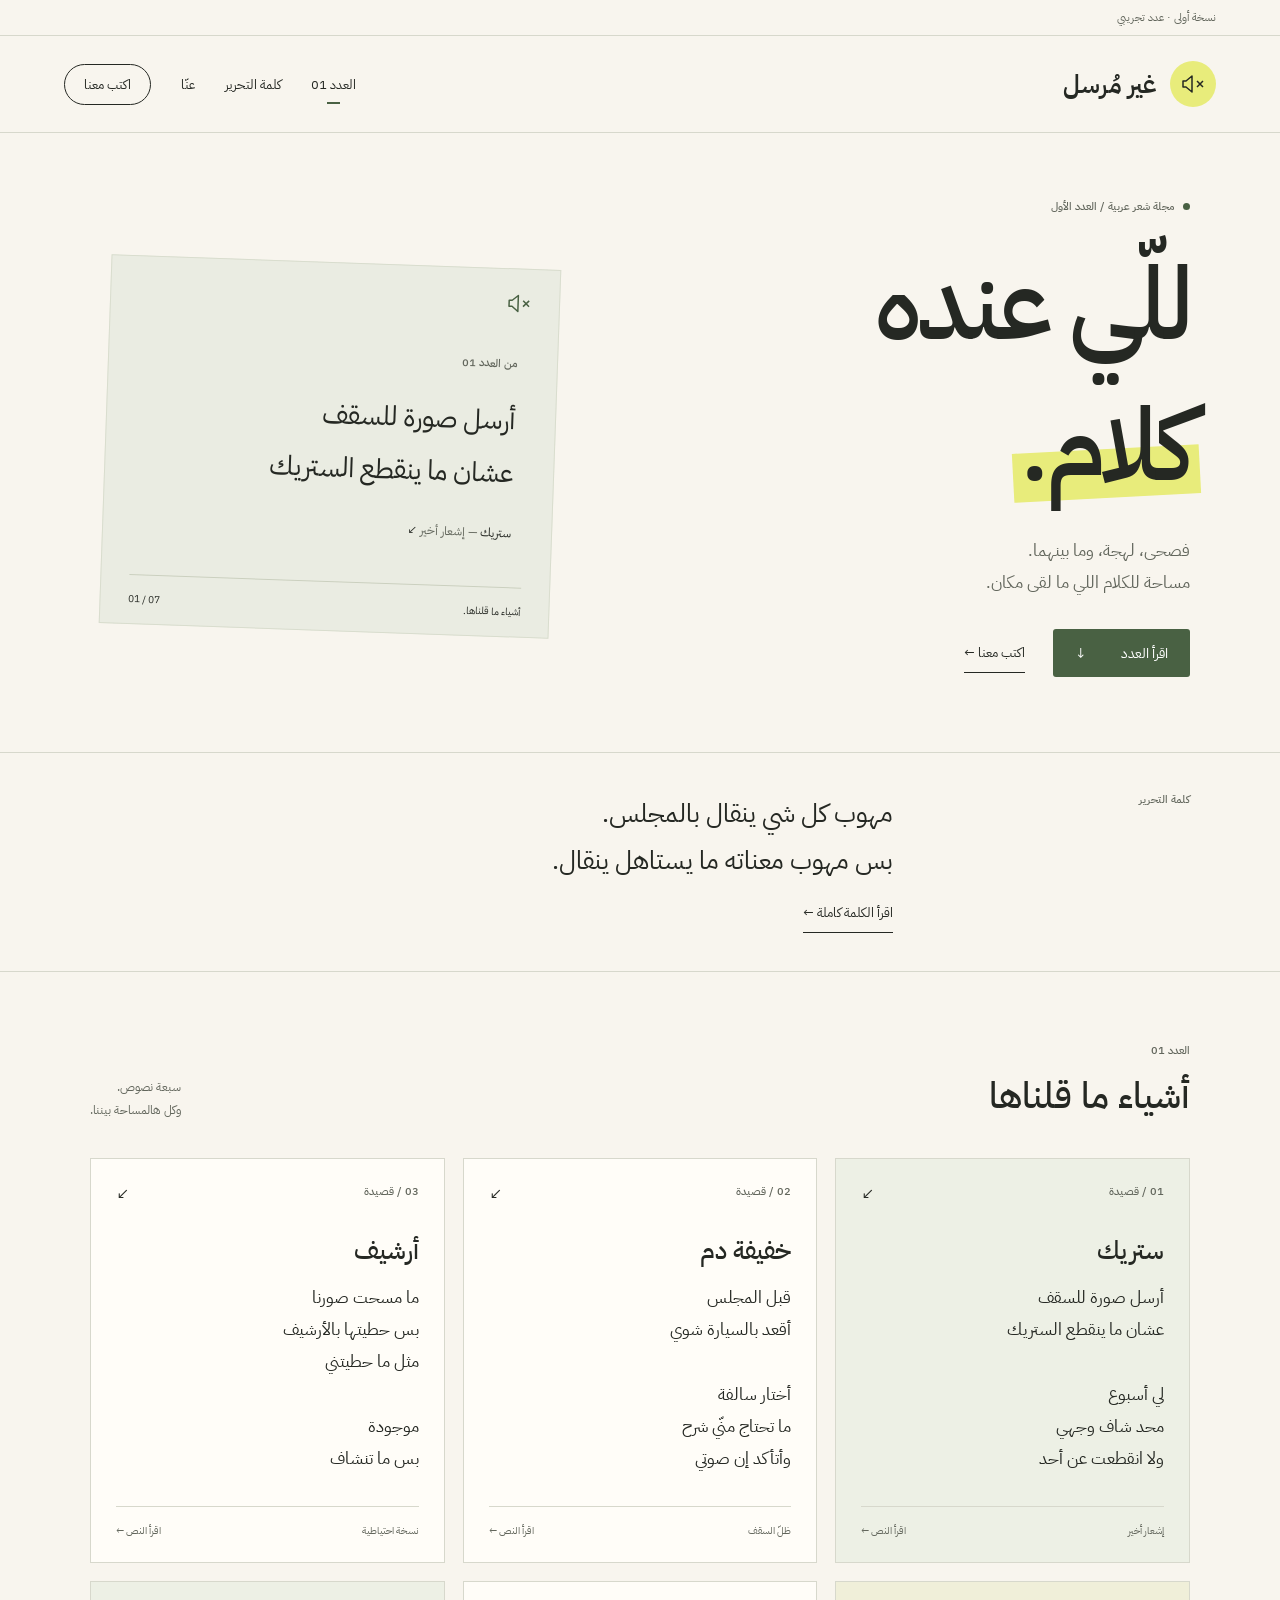
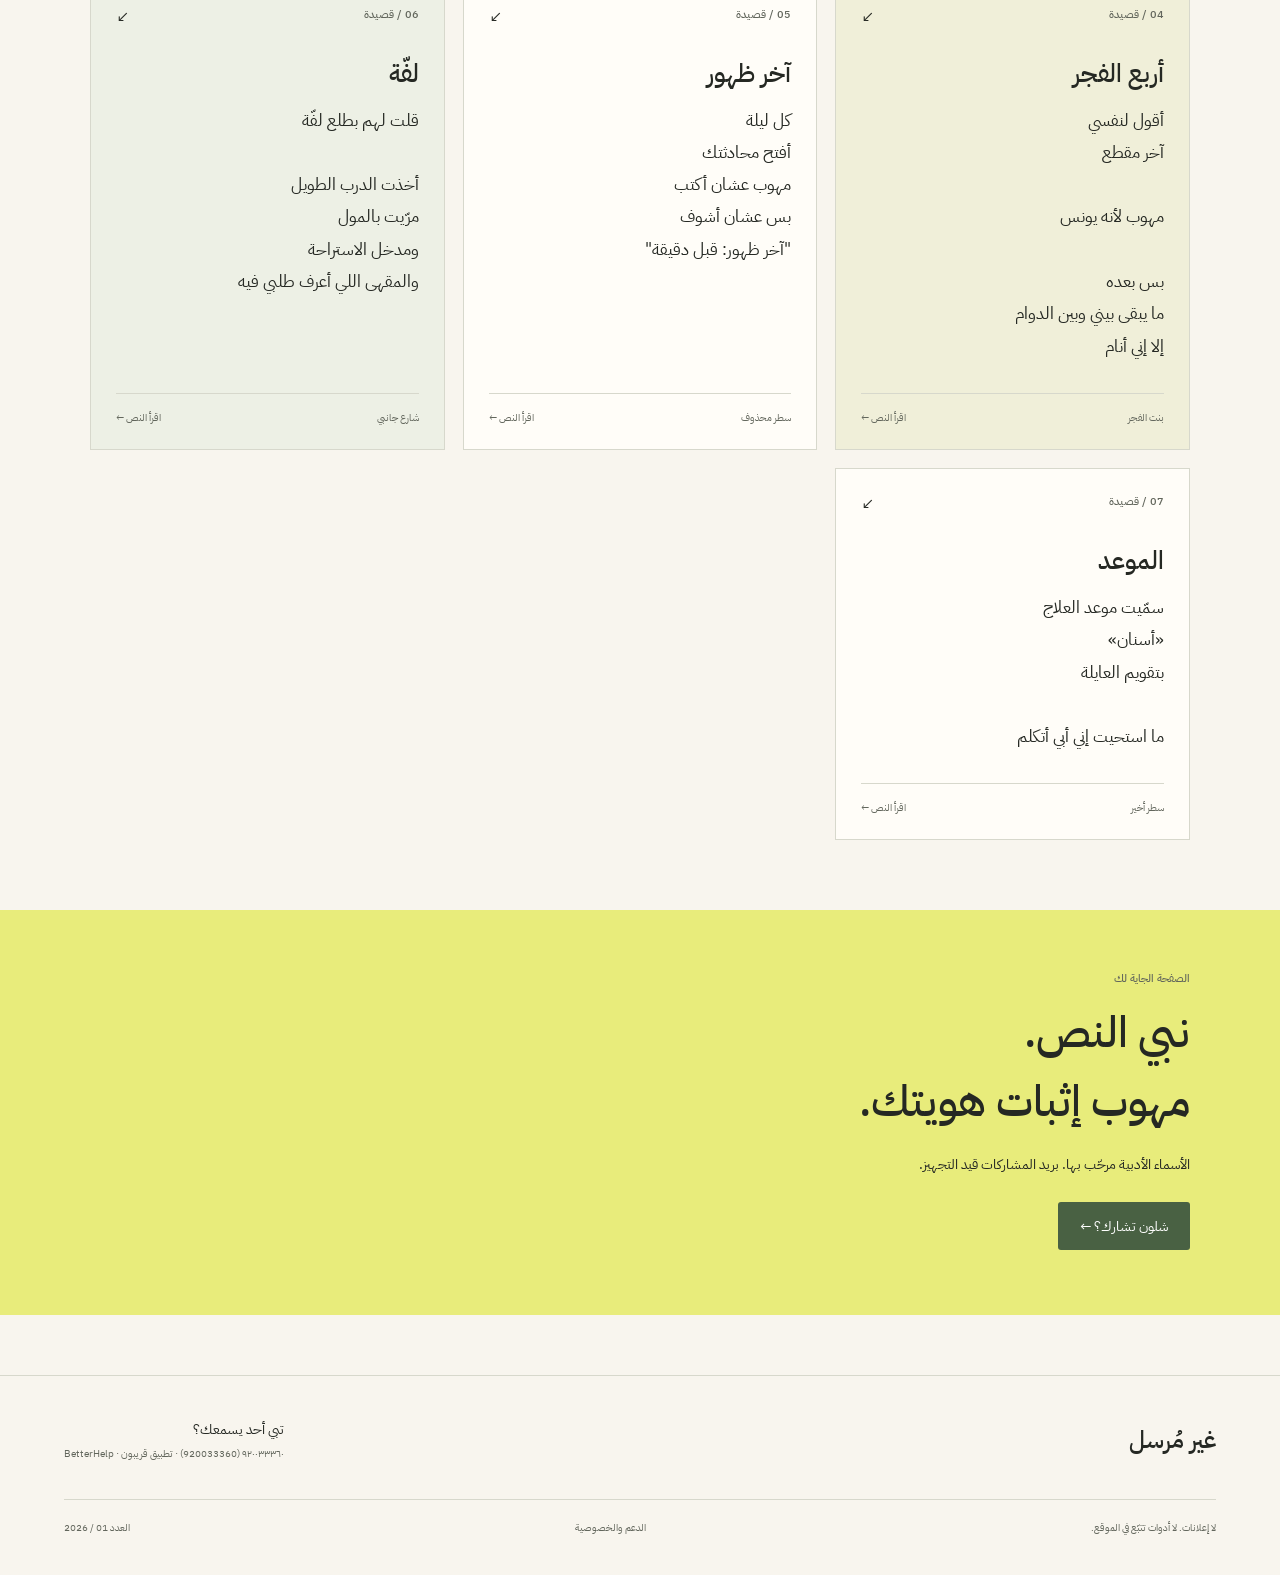
<file: index.html>
<!DOCTYPE html>

<html dir="rtl" lang="ar"><head><meta charset="utf-8"/><meta content="width=device-width,initial-scale=1" name="viewport"/><meta content="noindex,nofollow" name="robots"/><meta content="غير مُرسل. مجلة شعر عربية للكلام الذي لم يجد مكانًا. العدد الأول: أشياء ما قلناها." name="description"/><meta content="#f8f5ee" name="theme-color"/><meta content="no-referrer" name="referrer"/><title>العدد الأول — غير مُرسل</title><link href="assets/favicon.svg" rel="icon" type="image/svg+xml"/><link href="assets/fonts.css" rel="stylesheet"/><link href="assets/style.css" rel="stylesheet"/></head><body><a class="skip" href="#main">إلى المحتوى</a><div class="pilot"><span>نسخة أولى · عدد تجريبي</span></div><header class="masthead"><a aria-label="غير مُرسل — الرئيسية" class="brand" href="index.html"><svg aria-hidden="true" fill="none" height="24" viewbox="0 0 24 24" width="24"><path d="M11 4 5 9H2v6h3l6 5V4Z" stroke="currentColor" stroke-linejoin="round" stroke-width="1.5"></path><path d="m16 9 6 6m0-6-6 6" stroke="currentColor" stroke-width="1.5"></path></svg><span>غير مُرسل</span></a><nav aria-label="التنقل الرئيسي"><a aria-current="page" href="index.html">العدد 01</a><a href="editorial.html">كلمة التحرير</a><a href="about.html">عنّا</a><a href="submit.html">اكتب معنا</a></nav></header><main id="main"><section class="hero"><div class="hero-copy"><span class="eyebrow"><i></i> مجلة شعر عربية / العدد الأول</span><h1>للّي عنده<br/><span class="highlight">كلام.</span></h1><p class="hero-sub">فصحى، لهجة، وما بينهما.<br/>مساحة للكلام اللي ما لقى مكان.</p><div class="actions"><a class="button" href="#issue">اقرأ العدد <span>↓</span></a><a class="text-link" href="submit.html">اكتب معنا ←</a></div></div><div class="hero-art"><div class="orbit"><svg aria-hidden="true" fill="none" height="24" viewbox="0 0 24 24" width="24"><path d="M11 4 5 9H2v6h3l6 5V4Z" stroke="currentColor" stroke-linejoin="round" stroke-width="1.5"></path><path d="m16 9 6 6m0-6-6 6" stroke="currentColor" stroke-width="1.5"></path></svg></div><div class="fragment"><span class="micro">من العدد 01</span><p>أرسل صورة للسقف<br/>عشان ما ينقطع الستريك</p><a href="streak.html">ستريك <span>— إشعار أخير</span> ↙</a></div><div class="art-caption"><span>أشياء ما قلناها.</span><span dir="ltr">01 / 07</span></div></div></section><section class="editorial-teaser"><span class="micro">كلمة التحرير</span><div><h2>مهوب كل شي ينقال بالمجلس.<br/>بس مهوب معناته ما يستاهل ينقال.</h2><a class="text-link" href="editorial.html">اقرأ الكلمة كاملة ←</a></div></section><section class="issue" id="issue"><div class="section-head"><div><span class="micro">العدد 01</span><h2>أشياء ما قلناها</h2></div><p>سبعة نصوص.<br/>وكل هالمساحة بيننا.</p></div><div class="poem-grid"><a class="poem-card card-0" href="streak.html"><div class="card-top"><span class="micro">01 / قصيدة</span><span aria-hidden="true">↙</span></div><h3>ستريك</h3><div class="card-lines">أرسل صورة للسقف
عشان ما ينقطع الستريك

لي أسبوع
محد شاف وجهي
ولا انقطعت عن أحد</div><div class="card-bottom"><span>إشعار أخير</span><span>اقرأ النص ←</span></div></a><a class="poem-card card-1" href="the-funny-one.html"><div class="card-top"><span class="micro">02 / قصيدة</span><span aria-hidden="true">↙</span></div><h3>خفيفة دم</h3><div class="card-lines">قبل المجلس
أقعد بالسيارة شوي

أختار سالفة
ما تحتاج منّي شرح
وأتأكد إن صوتي</div><div class="card-bottom"><span>ظلّ السقف</span><span>اقرأ النص ←</span></div></a><a class="poem-card card-2" href="archive.html"><div class="card-top"><span class="micro">03 / قصيدة</span><span aria-hidden="true">↙</span></div><h3>أرشيف</h3><div class="card-lines">ما مسحت صورنا
بس حطيتها بالأرشيف
مثل ما حطيتني

موجودة
بس ما تنشاف</div><div class="card-bottom"><span>نسخة احتياطية</span><span>اقرأ النص ←</span></div></a><a class="poem-card card-3" href="4am.html"><div class="card-top"><span class="micro">04 / قصيدة</span><span aria-hidden="true">↙</span></div><h3>أربع الفجر</h3><div class="card-lines">أقول لنفسي
آخر مقطع

مهوب لأنه يونس

بس بعده
ما يبقى بيني وبين الدوام
إلا إني أنام</div><div class="card-bottom"><span>بنت الفجر</span><span>اقرأ النص ←</span></div></a><a class="poem-card card-4" href="last-seen.html"><div class="card-top"><span class="micro">05 / قصيدة</span><span aria-hidden="true">↙</span></div><h3>آخر ظهور</h3><div class="card-lines">كل ليلة
أفتح محادثتك
مهوب عشان أكتب
بس عشان أشوف
"آخر ظهور: قبل دقيقة"
</div><div class="card-bottom"><span>سطر محذوف</span><span>اقرأ النص ←</span></div></a><a class="poem-card card-0" href="a-drive.html"><div class="card-top"><span class="micro">06 / قصيدة</span><span aria-hidden="true">↙</span></div><h3>لفّة</h3><div class="card-lines">قلت لهم بطلع لفّة

أخذت الدرب الطويل
مرّيت بالمول
ومدخل الاستراحة
والمقهى اللي أعرف طلبي فيه</div><div class="card-bottom"><span>شارع جانبي</span><span>اقرأ النص ←</span></div></a><a class="poem-card card-1" href="the-appointment.html"><div class="card-top"><span class="micro">07 / قصيدة</span><span aria-hidden="true">↙</span></div><h3>الموعد</h3><div class="card-lines">سمّيت موعد العلاج
«أسنان»
بتقويم العايلة

ما استحيت إني أبي أتكلم
</div><div class="card-bottom"><span>سطر أخير</span><span>اقرأ النص ←</span></div></a></div></section><section class="invitation"><span class="micro">الصفحة الجاية لك</span><h2>نبي النص.<br/>مهوب إثبات هويتك.</h2><p>الأسماء الأدبية مرحّب بها. بريد المشاركات قيد التجهيز.</p><a class="button" href="submit.html">شلون تشارك؟ ←</a></section></main><footer><div class="footer-top"><a class="footer-brand" href="index.html">غير مُرسل</a><div class="resource">تبي أحد يسمعك؟<small><a href="tel:+966920033360">٩٢٠٠٣٣٣٦٠ <span dir="ltr">(920033360)</span></a> · <a href="https://my.gov.sa/ar/services/116567" rel="noreferrer">تطبيق قريبون</a> · <a href="https://www.betterhelp.com/" rel="noreferrer">BetterHelp</a></small></div></div><div class="footer-bottom"><span>لا إعلانات. لا أدوات تتبّع في الموقع.</span><a href="resources.html">الدعم والخصوصية</a><span>العدد 01 / 2026</span></div></footer></body></html>
</file>
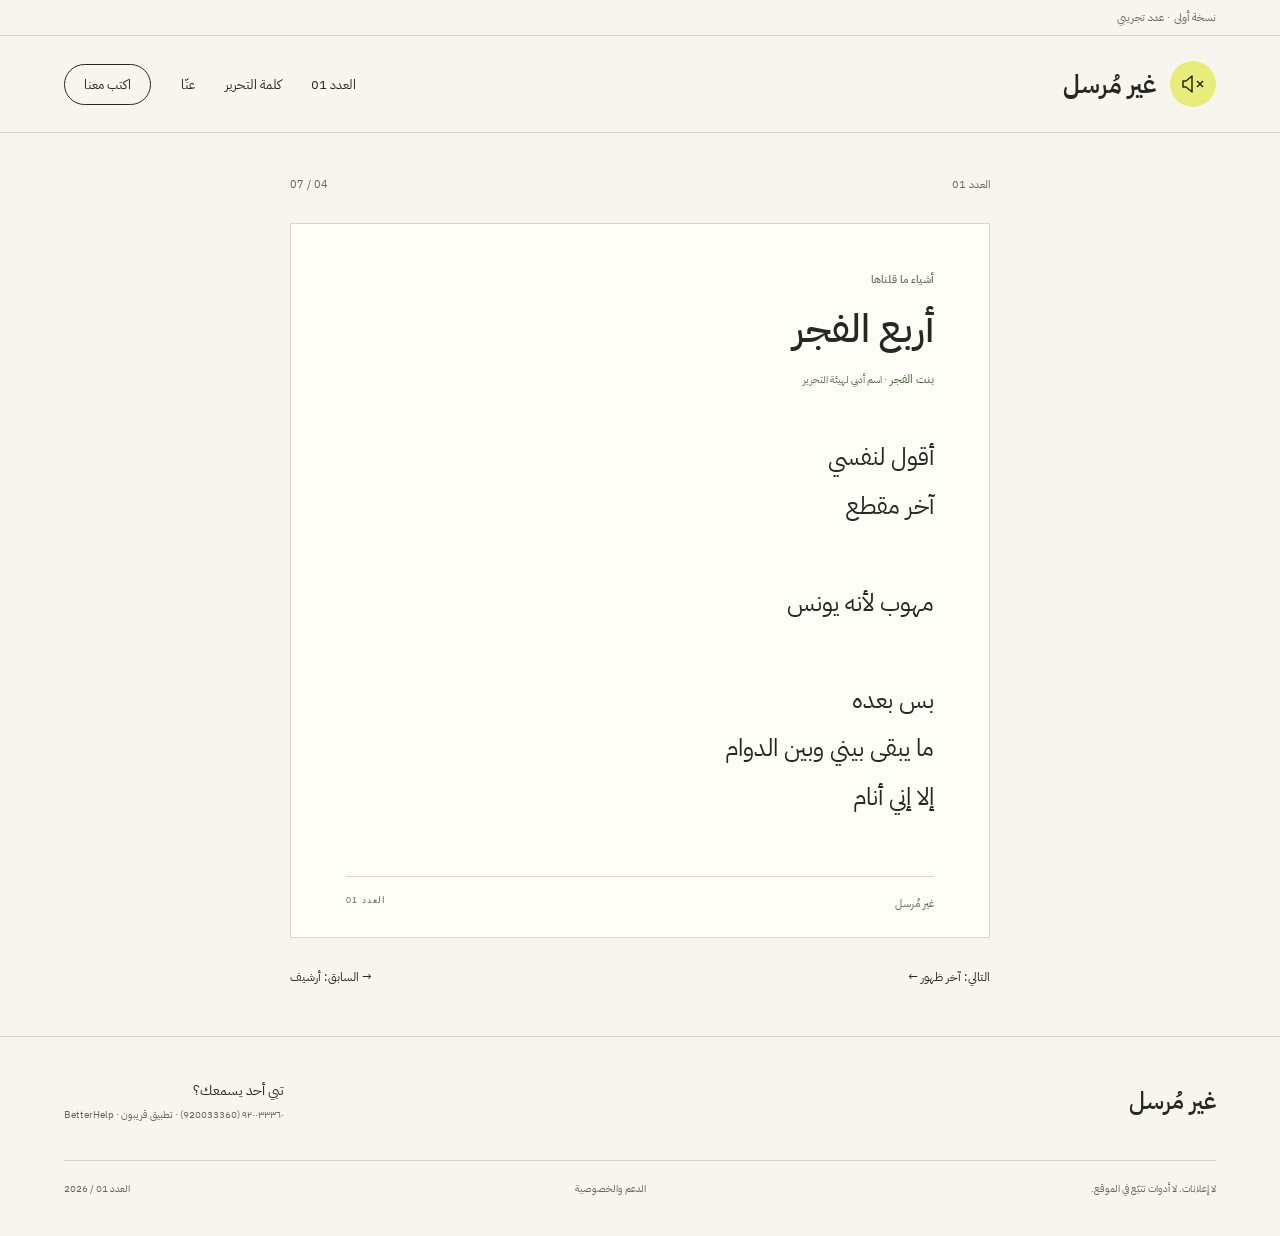
<file: 4am.html>
<!DOCTYPE html>

<html dir="rtl" lang="ar"><head><meta charset="utf-8"/><meta content="width=device-width,initial-scale=1" name="viewport"/><meta content="noindex,nofollow" name="robots"/><meta content="غير مُرسل. مجلة شعر عربية للكلام الذي لم يجد مكانًا. العدد الأول: أشياء ما قلناها." name="description"/><meta content="#f8f5ee" name="theme-color"/><meta content="no-referrer" name="referrer"/><title>أربع الفجر — غير مُرسل</title><link href="assets/favicon.svg" rel="icon" type="image/svg+xml"/><link href="assets/fonts.css" rel="stylesheet"/><link href="assets/style.css" rel="stylesheet"/></head><body><a class="skip" href="#main">إلى المحتوى</a><div class="pilot"><span>نسخة أولى · عدد تجريبي</span></div><header class="masthead"><a aria-label="غير مُرسل — الرئيسية" class="brand" href="index.html"><svg aria-hidden="true" fill="none" height="24" viewbox="0 0 24 24" width="24"><path d="M11 4 5 9H2v6h3l6 5V4Z" stroke="currentColor" stroke-linejoin="round" stroke-width="1.5"></path><path d="m16 9 6 6m0-6-6 6" stroke="currentColor" stroke-width="1.5"></path></svg><span>غير مُرسل</span></a><nav aria-label="التنقل الرئيسي"><a href="index.html">العدد 01</a><a href="editorial.html">كلمة التحرير</a><a href="about.html">عنّا</a><a href="submit.html">اكتب معنا</a></nav></header><main id="main"><article class="poem-page"><div class="poem-kicker"><a href="index.html#issue">العدد 01</a><span>04 / 07</span></div><div class="poem-paper"><div class="poem-title"><span class="micro">أشياء ما قلناها</span><h1>أربع الفجر</h1><p class="signature">بنت الفجر <span>· اسم أدبي لهيئة التحرير</span></p></div><div class="poem-body">أقول لنفسي
آخر مقطع

مهوب لأنه يونس

بس بعده
ما يبقى بيني وبين الدوام
إلا إني أنام</div><div class="paper-bottom"><span>غير مُرسل</span><span dir="ltr">العدد 01</span></div></div><nav aria-label="قصائد أخرى" class="poem-nav"><a href="last-seen.html">التالي: آخر ظهور ←</a><a href="archive.html">→ السابق: أرشيف</a></nav></article></main><footer><div class="footer-top"><a class="footer-brand" href="index.html">غير مُرسل</a><div class="resource">تبي أحد يسمعك؟<small><a href="tel:+966920033360">٩٢٠٠٣٣٣٦٠ <span dir="ltr">(920033360)</span></a> · <a href="https://my.gov.sa/ar/services/116567" rel="noreferrer">تطبيق قريبون</a> · <a href="https://www.betterhelp.com/" rel="noreferrer">BetterHelp</a></small></div></div><div class="footer-bottom"><span>لا إعلانات. لا أدوات تتبّع في الموقع.</span><a href="resources.html">الدعم والخصوصية</a><span>العدد 01 / 2026</span></div></footer></body></html>
</file>
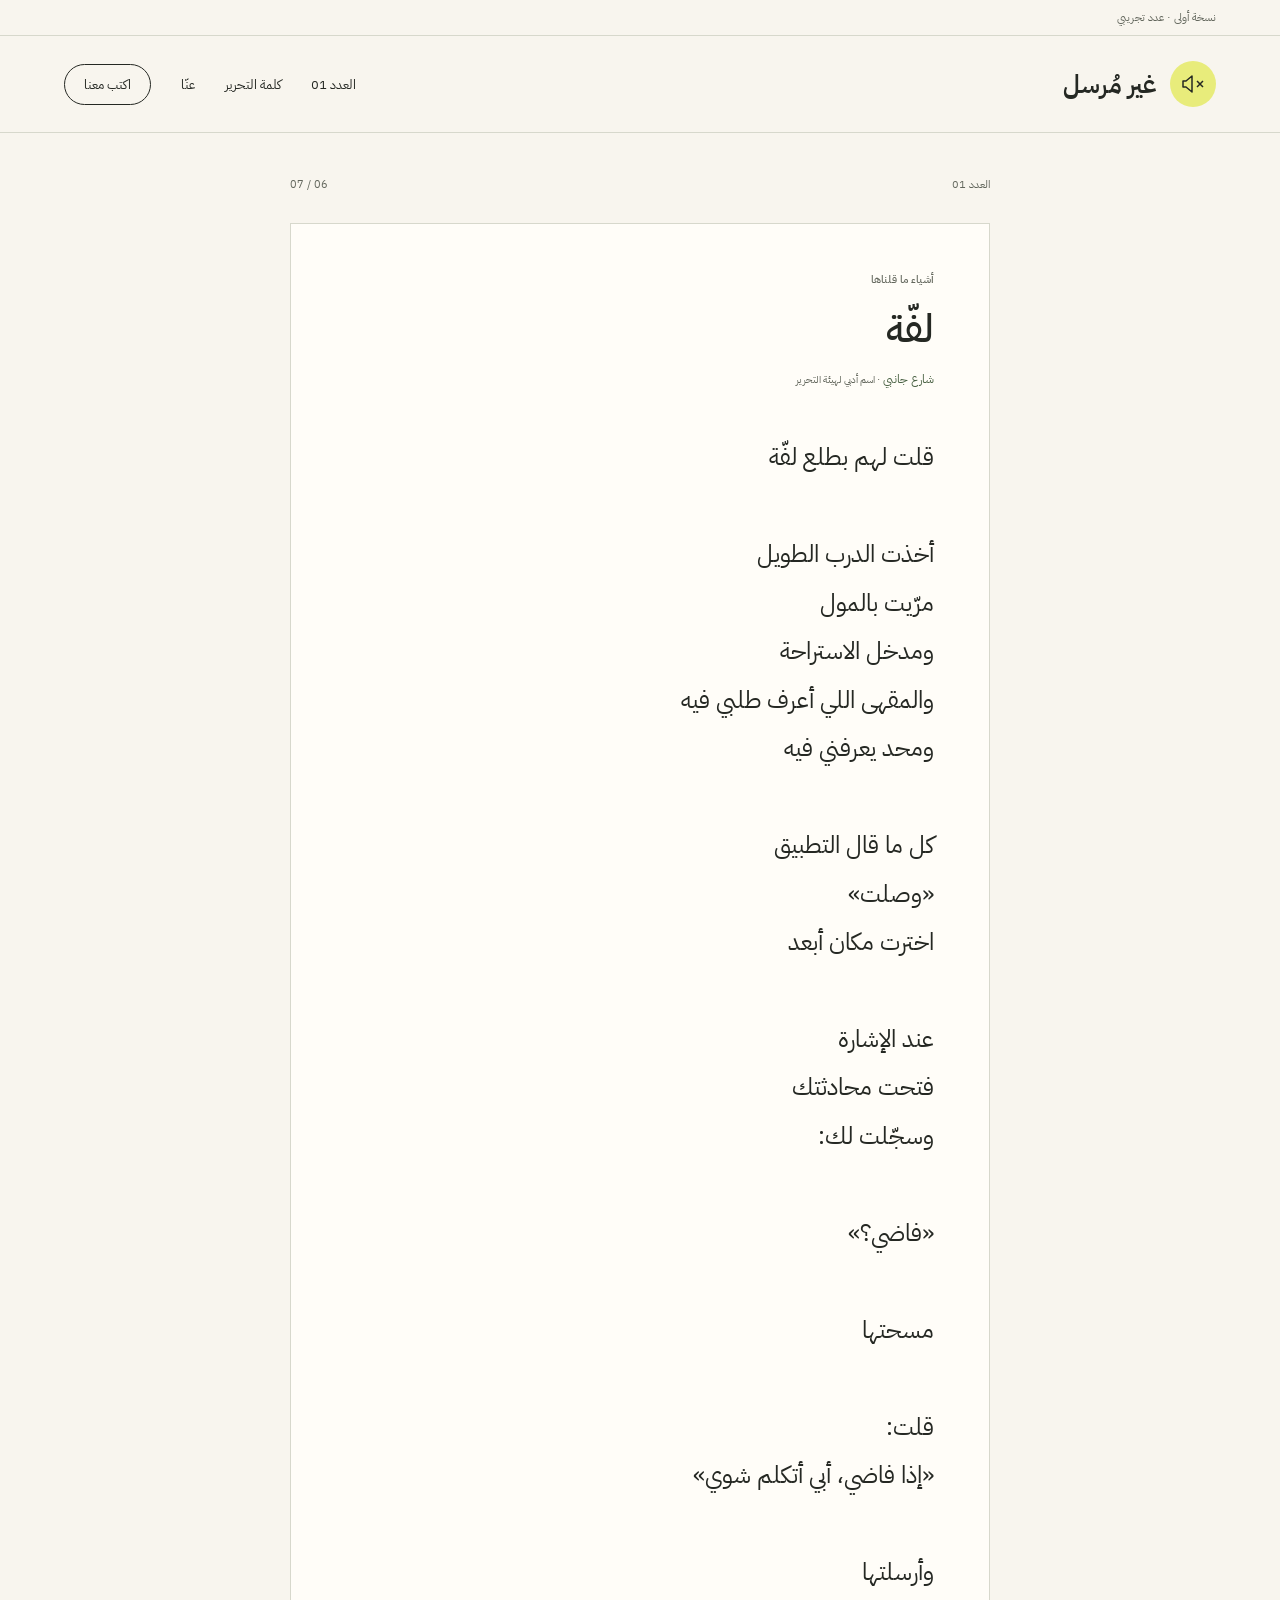
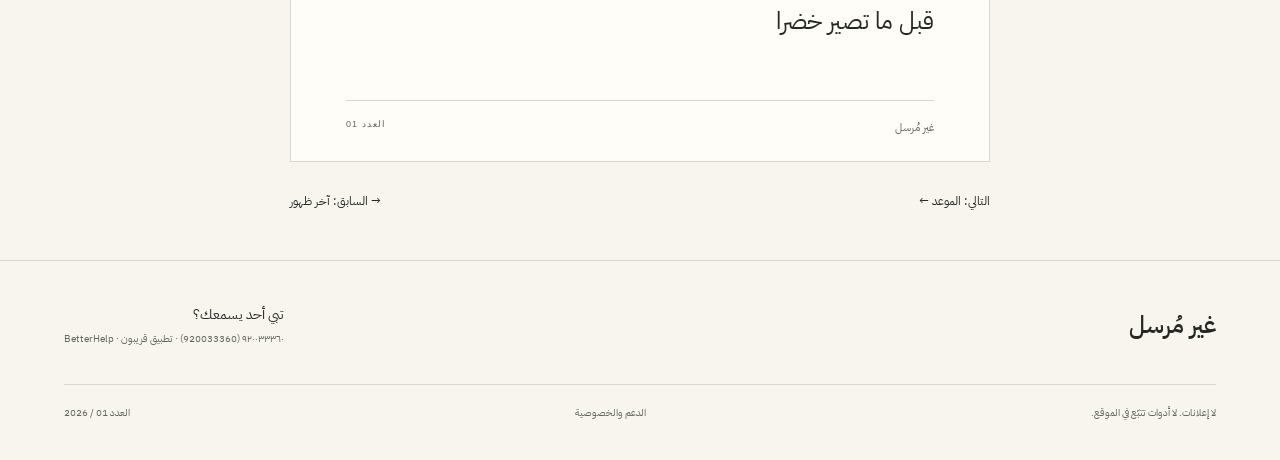
<file: a-drive.html>
<!DOCTYPE html>

<html dir="rtl" lang="ar"><head><meta charset="utf-8"/><meta content="width=device-width,initial-scale=1" name="viewport"/><meta content="noindex,nofollow" name="robots"/><meta content="غير مُرسل. مجلة شعر عربية للكلام الذي لم يجد مكانًا. العدد الأول: أشياء ما قلناها." name="description"/><meta content="#f8f5ee" name="theme-color"/><meta content="no-referrer" name="referrer"/><title>لفّة — غير مُرسل</title><link href="assets/favicon.svg" rel="icon" type="image/svg+xml"/><link href="assets/fonts.css" rel="stylesheet"/><link href="assets/style.css" rel="stylesheet"/></head><body><a class="skip" href="#main">إلى المحتوى</a><div class="pilot"><span>نسخة أولى · عدد تجريبي</span></div><header class="masthead"><a aria-label="غير مُرسل — الرئيسية" class="brand" href="index.html"><svg aria-hidden="true" fill="none" height="24" viewbox="0 0 24 24" width="24"><path d="M11 4 5 9H2v6h3l6 5V4Z" stroke="currentColor" stroke-linejoin="round" stroke-width="1.5"></path><path d="m16 9 6 6m0-6-6 6" stroke="currentColor" stroke-width="1.5"></path></svg><span>غير مُرسل</span></a><nav aria-label="التنقل الرئيسي"><a href="index.html">العدد 01</a><a href="editorial.html">كلمة التحرير</a><a href="about.html">عنّا</a><a href="submit.html">اكتب معنا</a></nav></header><main id="main"><article class="poem-page"><div class="poem-kicker"><a href="index.html#issue">العدد 01</a><span>06 / 07</span></div><div class="poem-paper"><div class="poem-title"><span class="micro">أشياء ما قلناها</span><h1>لفّة</h1><p class="signature">شارع جانبي <span>· اسم أدبي لهيئة التحرير</span></p></div><div class="poem-body">قلت لهم بطلع لفّة

أخذت الدرب الطويل
مرّيت بالمول
ومدخل الاستراحة
والمقهى اللي أعرف طلبي فيه
ومحد يعرفني فيه

كل ما قال التطبيق
«وصلت»
اخترت مكان أبعد

عند الإشارة
فتحت محادثتك
وسجّلت لك:

«فاضي؟»

مسحتها

قلت:
«إذا فاضي، أبي أتكلم شوي»

وأرسلتها
قبل ما تصير خضرا</div><div class="paper-bottom"><span>غير مُرسل</span><span dir="ltr">العدد 01</span></div></div><nav aria-label="قصائد أخرى" class="poem-nav"><a href="the-appointment.html">التالي: الموعد ←</a><a href="last-seen.html">→ السابق: آخر ظهور</a></nav></article></main><footer><div class="footer-top"><a class="footer-brand" href="index.html">غير مُرسل</a><div class="resource">تبي أحد يسمعك؟<small><a href="tel:+966920033360">٩٢٠٠٣٣٣٦٠ <span dir="ltr">(920033360)</span></a> · <a href="https://my.gov.sa/ar/services/116567" rel="noreferrer">تطبيق قريبون</a> · <a href="https://www.betterhelp.com/" rel="noreferrer">BetterHelp</a></small></div></div><div class="footer-bottom"><span>لا إعلانات. لا أدوات تتبّع في الموقع.</span><a href="resources.html">الدعم والخصوصية</a><span>العدد 01 / 2026</span></div></footer></body></html>
</file>
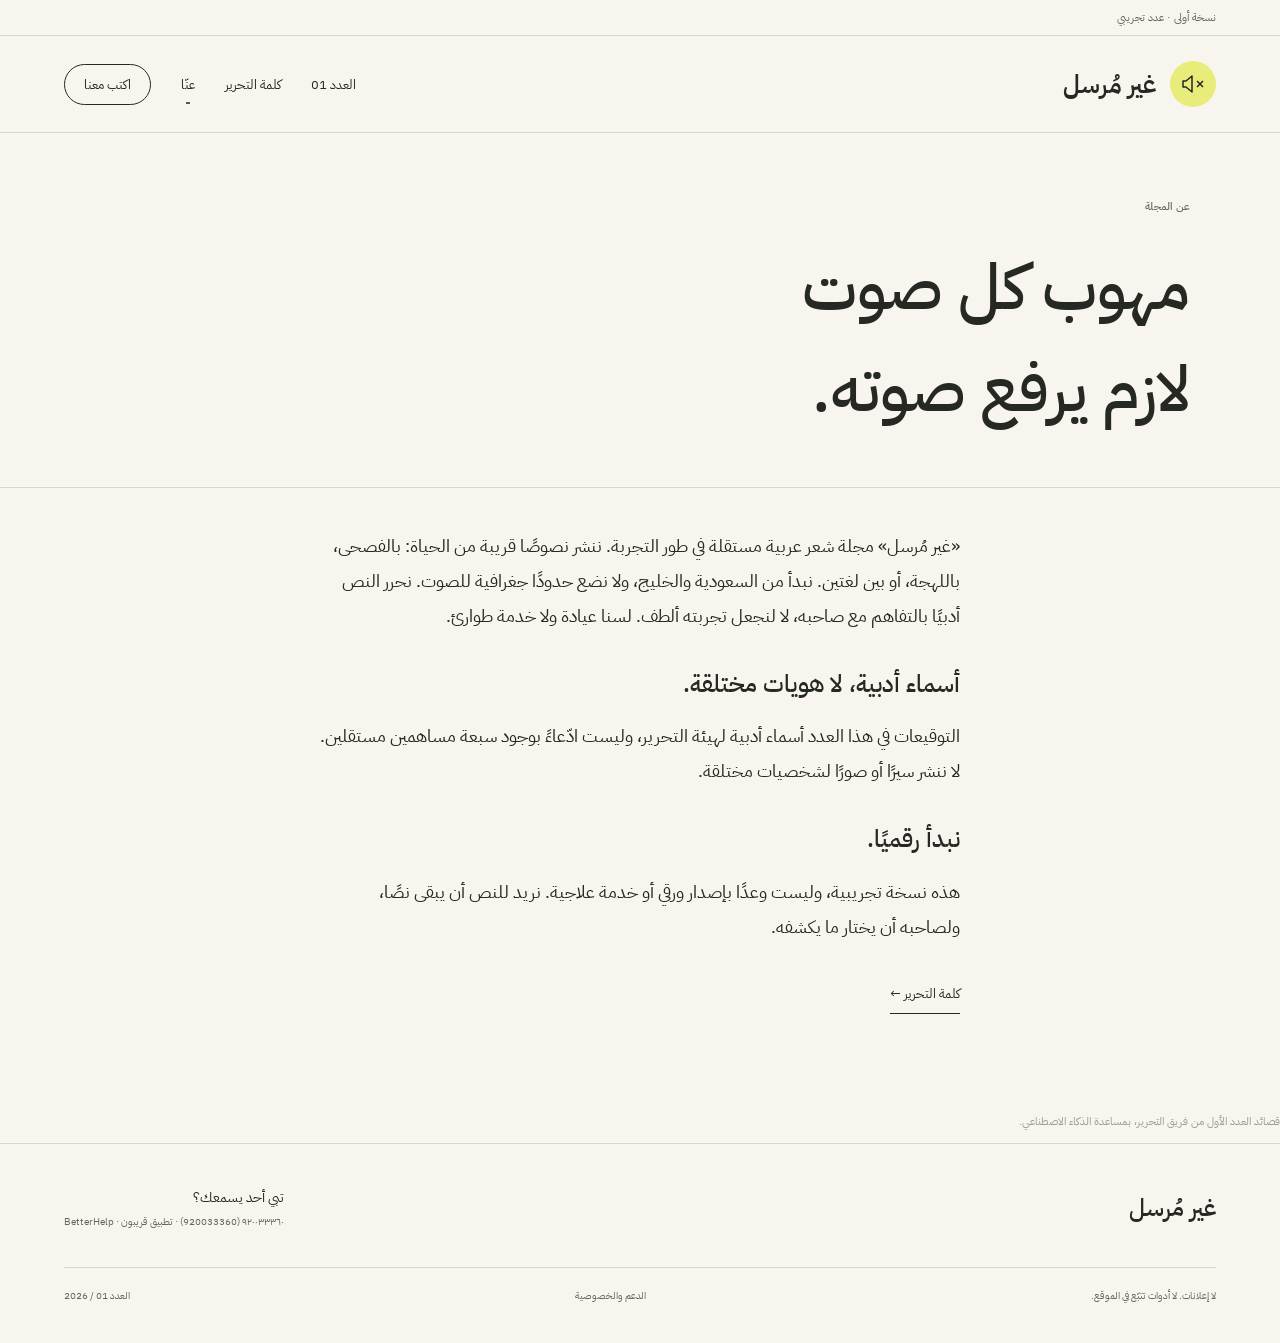
<file: about.html>
<!DOCTYPE html>
<html dir="rtl" lang="ar"><head><meta charset="utf-8"/><meta content="width=device-width,initial-scale=1" name="viewport"/><meta content="noindex,nofollow" name="robots"/><meta content="غير مُرسل. مجلة شعر عربية للكلام الذي لم يجد مكانًا. العدد الأول: أشياء ما قلناها." name="description"/><meta content="#f8f5ee" name="theme-color"/><meta content="no-referrer" name="referrer"/><title>عن المجلة — غير مُرسل</title><link href="assets/favicon.svg" rel="icon" type="image/svg+xml"/><link href="assets/fonts.css" rel="stylesheet"/><link href="assets/style.css" rel="stylesheet"/></head><body><a class="skip" href="#main">إلى المحتوى</a><div class="pilot"><span>نسخة أولى · عدد تجريبي</span></div><header class="masthead"><a aria-label="غير مُرسل — الرئيسية" class="brand" href="index.html"><svg aria-hidden="true" fill="none" height="24" viewbox="0 0 24 24" width="24"><path d="M11 4 5 9H2v6h3l6 5V4Z" stroke="currentColor" stroke-linejoin="round" stroke-width="1.5"></path><path d="m16 9 6 6m0-6-6 6" stroke="currentColor" stroke-width="1.5"></path></svg><span>غير مُرسل</span></a><nav aria-label="التنقل الرئيسي"><a href="index.html">العدد 01</a><a href="editorial.html">كلمة التحرير</a><a aria-current="page" href="about.html">عنّا</a><a href="submit.html">اكتب معنا</a></nav></header><main id="main"><section class="page-heading"><span class="eyebrow">عن المجلة</span><h1>مهوب كل صوت<br/>لازم يرفع صوته.</h1></section><article class="reading"><p class="">«غير مُرسل» مجلة شعر عربية مستقلة في طور التجربة. ننشر نصوصًا قريبة من الحياة: بالفصحى، باللهجة، أو بين لغتين. نبدأ من السعودية والخليج، ولا نضع حدودًا جغرافية للصوت. نحرر النص أدبيًا بالتفاهم مع صاحبه، لا لنجعل تجربته ألطف. لسنا عيادة ولا خدمة طوارئ.</p><h2>أسماء أدبية، لا هويات مختلقة.</h2><p>التوقيعات في هذا العدد أسماء أدبية لهيئة التحرير، وليست ادّعاءً بوجود سبعة مساهمين مستقلين. لا ننشر سيرًا أو صورًا لشخصيات مختلقة.</p><h2>نبدأ رقميًا.</h2><p>هذه نسخة تجريبية، وليست وعدًا بإصدار ورقي أو خدمة علاجية. نريد للنص أن يبقى نصًا، ولصاحبه أن يختار ما يكشفه.</p><a class="text-link" href="editorial.html">كلمة التحرير ←</a></article><p class="fine-print" style="font-size:.68rem;color:#9a9d93;margin-top:2rem">قصائد العدد الأول من فريق التحرير، بمساعدة الذكاء الاصطناعي.</p></main><footer><div class="footer-top"><a class="footer-brand" href="index.html">غير مُرسل</a><div class="resource">تبي أحد يسمعك؟<small><a href="tel:+966920033360">٩٢٠٠٣٣٣٦٠ <span dir="ltr">(920033360)</span></a> · <a href="https://my.gov.sa/ar/services/116567" rel="noreferrer">تطبيق قريبون</a> · <a href="https://www.betterhelp.com/" rel="noreferrer">BetterHelp</a></small></div></div><div class="footer-bottom"><span>لا إعلانات. لا أدوات تتبّع في الموقع.</span><a href="resources.html">الدعم والخصوصية</a><span>العدد 01 / 2026</span></div></footer></body></html>
</file>
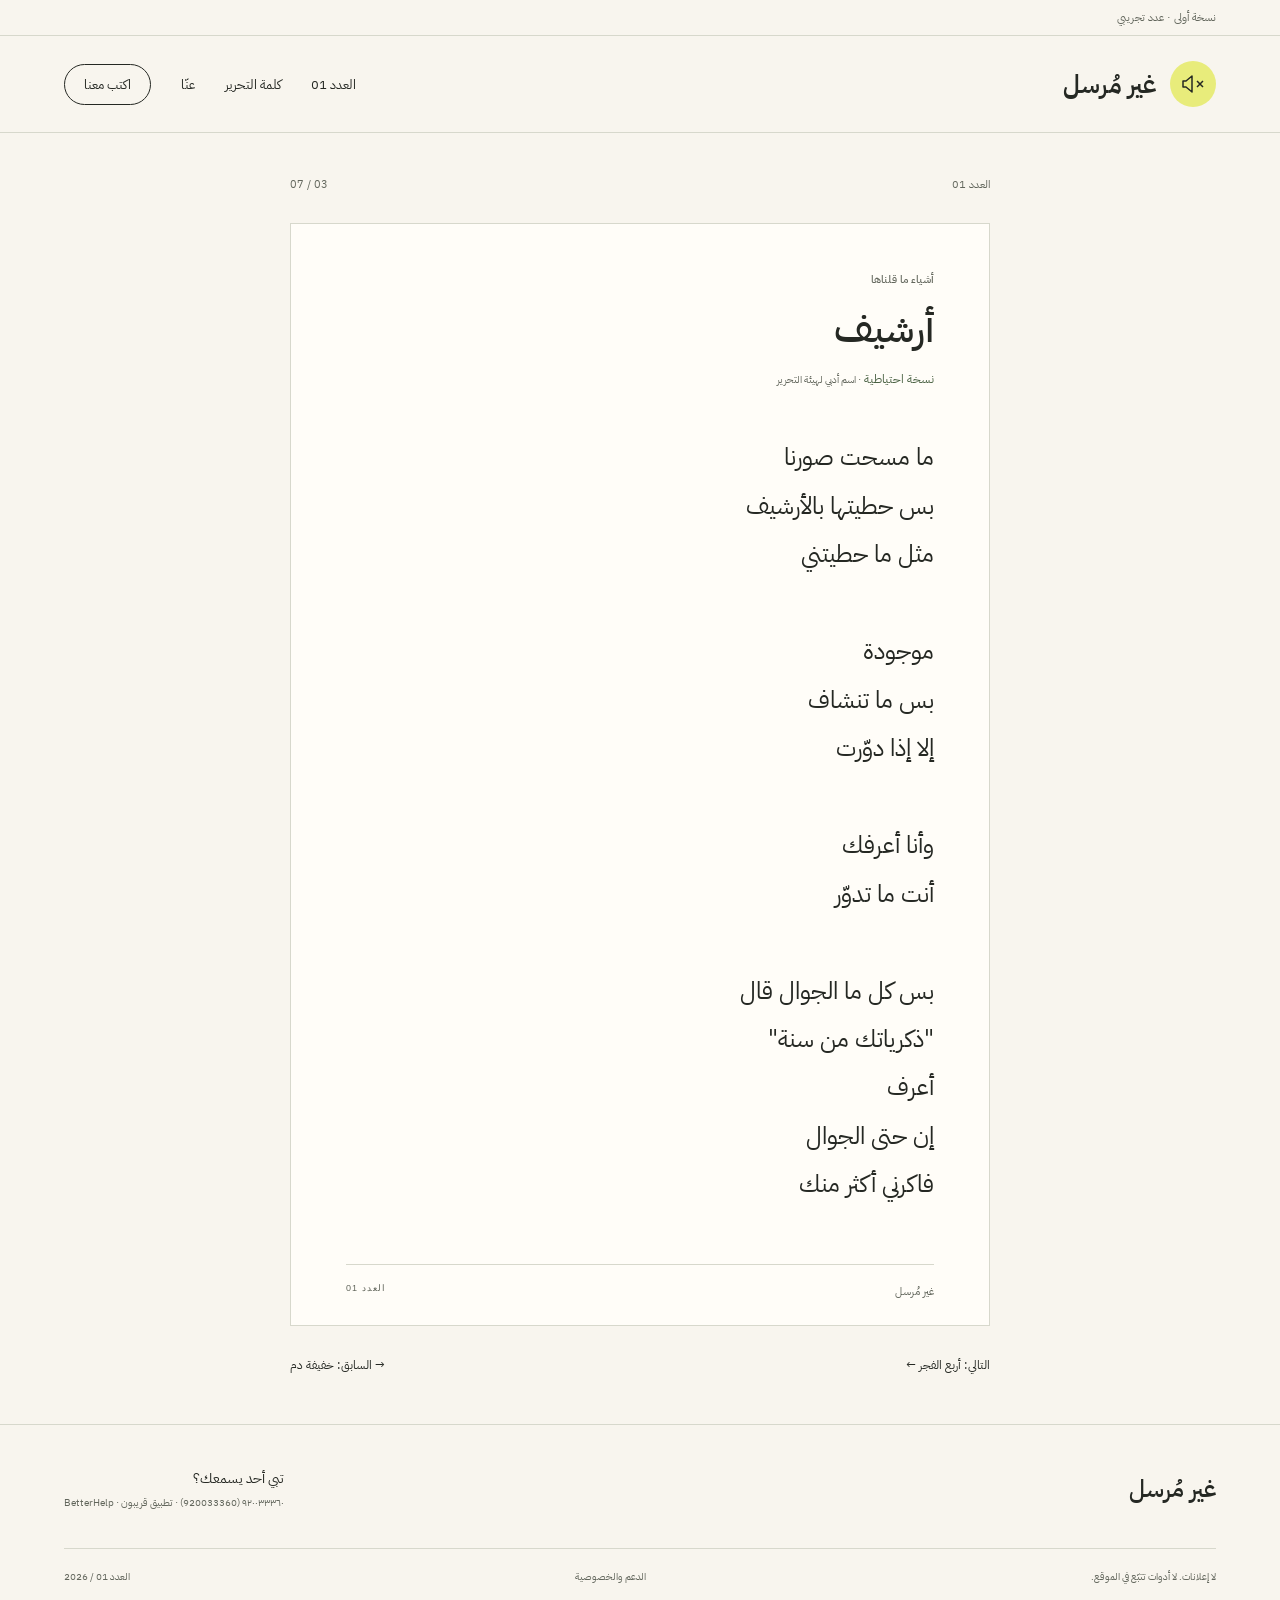
<file: archive.html>
<!DOCTYPE html>

<html dir="rtl" lang="ar"><head><meta charset="utf-8"/><meta content="width=device-width,initial-scale=1" name="viewport"/><meta content="noindex,nofollow" name="robots"/><meta content="غير مُرسل. مجلة شعر عربية للكلام الذي لم يجد مكانًا. العدد الأول: أشياء ما قلناها." name="description"/><meta content="#f8f5ee" name="theme-color"/><meta content="no-referrer" name="referrer"/><title>أرشيف — غير مُرسل</title><link href="assets/favicon.svg" rel="icon" type="image/svg+xml"/><link href="assets/fonts.css" rel="stylesheet"/><link href="assets/style.css" rel="stylesheet"/></head><body><a class="skip" href="#main">إلى المحتوى</a><div class="pilot"><span>نسخة أولى · عدد تجريبي</span></div><header class="masthead"><a aria-label="غير مُرسل — الرئيسية" class="brand" href="index.html"><svg aria-hidden="true" fill="none" height="24" viewbox="0 0 24 24" width="24"><path d="M11 4 5 9H2v6h3l6 5V4Z" stroke="currentColor" stroke-linejoin="round" stroke-width="1.5"></path><path d="m16 9 6 6m0-6-6 6" stroke="currentColor" stroke-width="1.5"></path></svg><span>غير مُرسل</span></a><nav aria-label="التنقل الرئيسي"><a href="index.html">العدد 01</a><a href="editorial.html">كلمة التحرير</a><a href="about.html">عنّا</a><a href="submit.html">اكتب معنا</a></nav></header><main id="main"><article class="poem-page"><div class="poem-kicker"><a href="index.html#issue">العدد 01</a><span>03 / 07</span></div><div class="poem-paper"><div class="poem-title"><span class="micro">أشياء ما قلناها</span><h1>أرشيف</h1><p class="signature">نسخة احتياطية <span>· اسم أدبي لهيئة التحرير</span></p></div><div class="poem-body">ما مسحت صورنا
بس حطيتها بالأرشيف
مثل ما حطيتني

موجودة
بس ما تنشاف
إلا إذا دوّرت

وأنا أعرفك
أنت ما تدوّر

بس كل ما الجوال قال
"ذكرياتك من سنة"
أعرف
إن حتى الجوال
فاكرني أكثر منك</div><div class="paper-bottom"><span>غير مُرسل</span><span dir="ltr">العدد 01</span></div></div><nav aria-label="قصائد أخرى" class="poem-nav"><a href="4am.html">التالي: أربع الفجر ←</a><a href="the-funny-one.html">→ السابق: خفيفة دم</a></nav></article></main><footer><div class="footer-top"><a class="footer-brand" href="index.html">غير مُرسل</a><div class="resource">تبي أحد يسمعك؟<small><a href="tel:+966920033360">٩٢٠٠٣٣٣٦٠ <span dir="ltr">(920033360)</span></a> · <a href="https://my.gov.sa/ar/services/116567" rel="noreferrer">تطبيق قريبون</a> · <a href="https://www.betterhelp.com/" rel="noreferrer">BetterHelp</a></small></div></div><div class="footer-bottom"><span>لا إعلانات. لا أدوات تتبّع في الموقع.</span><a href="resources.html">الدعم والخصوصية</a><span>العدد 01 / 2026</span></div></footer></body></html>
</file>
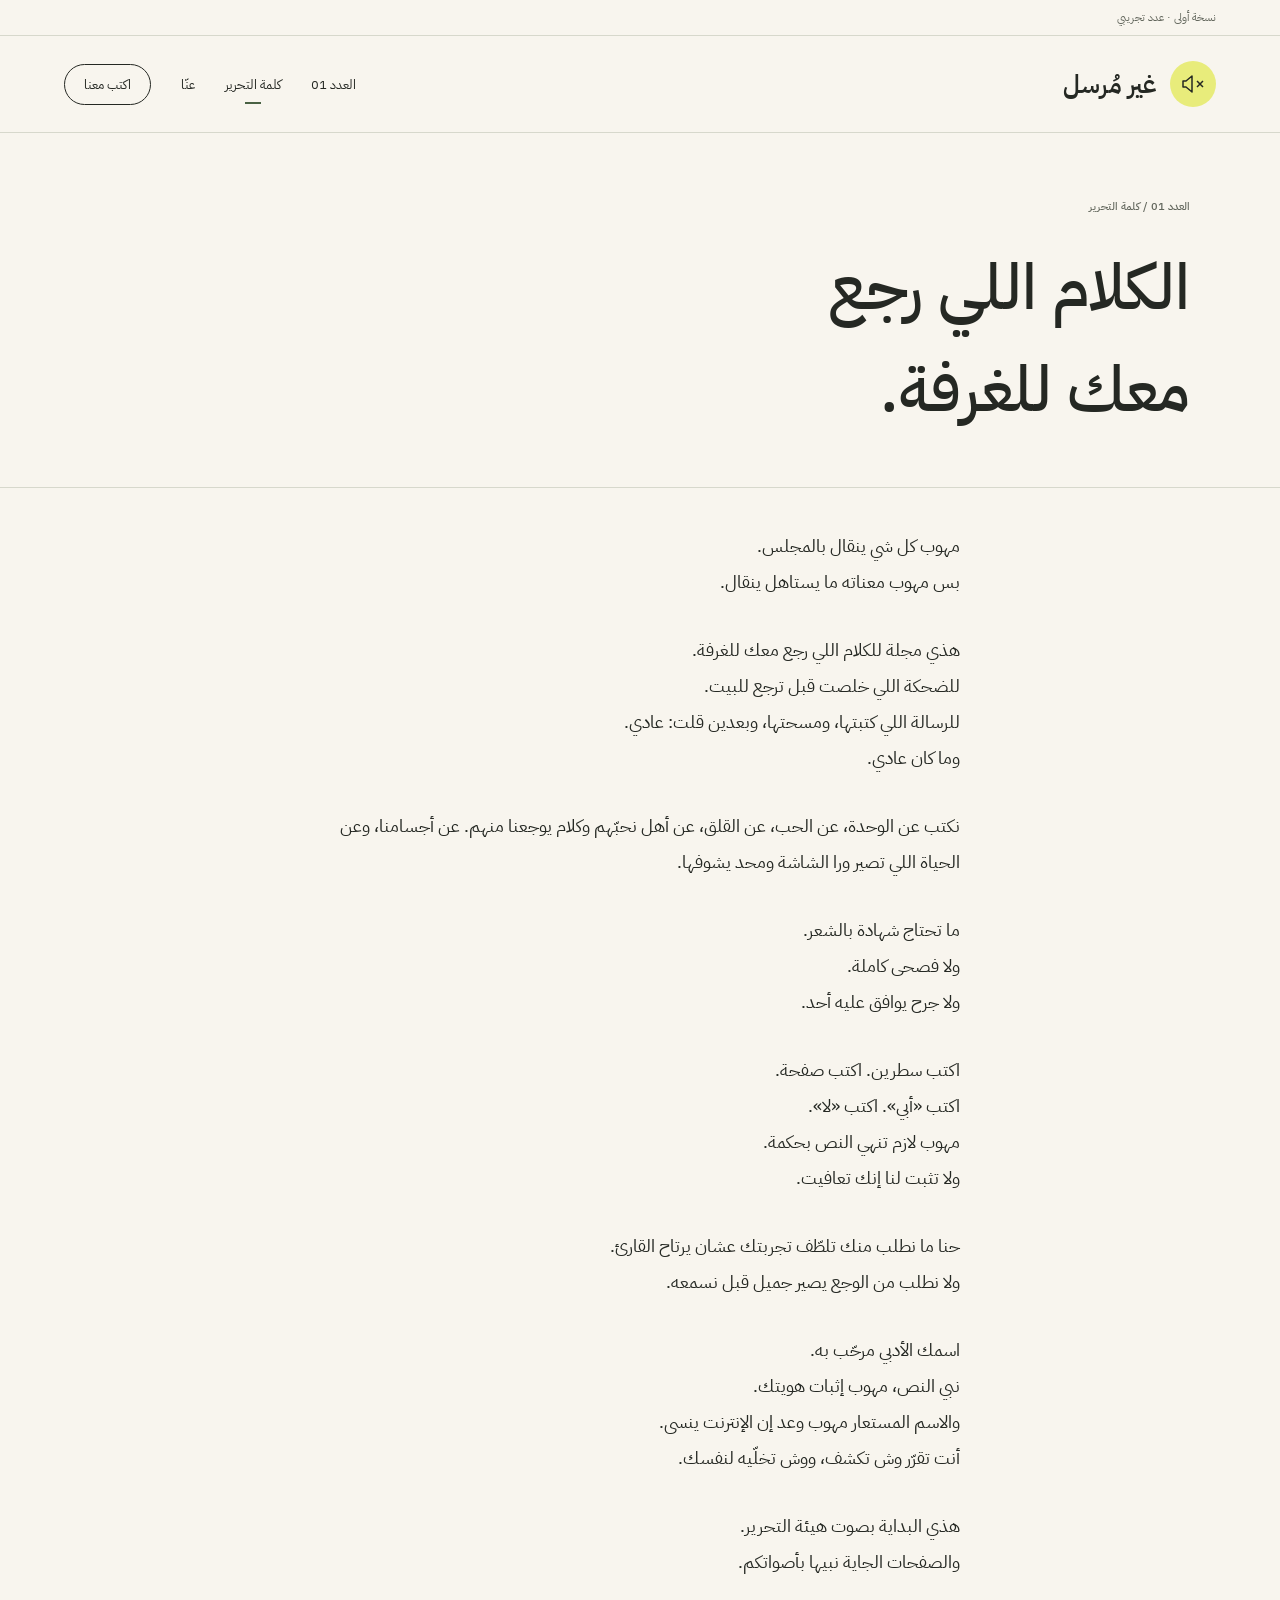
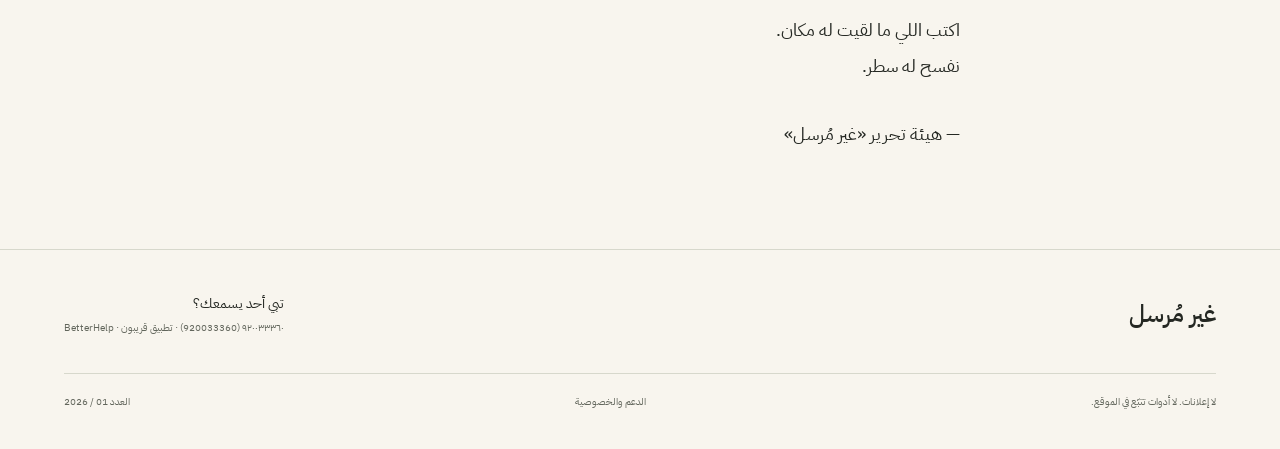
<file: editorial.html>
<!DOCTYPE html>
<html dir="rtl" lang="ar"><head><meta charset="utf-8"/><meta content="width=device-width,initial-scale=1" name="viewport"/><meta content="noindex,nofollow" name="robots"/><meta content="غير مُرسل. مجلة شعر عربية للكلام الذي لم يجد مكانًا. العدد الأول: أشياء ما قلناها." name="description"/><meta content="#f8f5ee" name="theme-color"/><meta content="no-referrer" name="referrer"/><title>كلمة التحرير — غير مُرسل</title><link href="assets/favicon.svg" rel="icon" type="image/svg+xml"/><link href="assets/fonts.css" rel="stylesheet"/><link href="assets/style.css" rel="stylesheet"/></head><body><a class="skip" href="#main">إلى المحتوى</a><div class="pilot"><span>نسخة أولى · عدد تجريبي</span></div><header class="masthead"><a aria-label="غير مُرسل — الرئيسية" class="brand" href="index.html"><svg aria-hidden="true" fill="none" height="24" viewbox="0 0 24 24" width="24"><path d="M11 4 5 9H2v6h3l6 5V4Z" stroke="currentColor" stroke-linejoin="round" stroke-width="1.5"></path><path d="m16 9 6 6m0-6-6 6" stroke="currentColor" stroke-width="1.5"></path></svg><span>غير مُرسل</span></a><nav aria-label="التنقل الرئيسي"><a href="index.html">العدد 01</a><a aria-current="page" href="editorial.html">كلمة التحرير</a><a href="about.html">عنّا</a><a href="submit.html">اكتب معنا</a></nav></header><main id="main"><section class="page-heading"><span class="eyebrow">العدد 01 / كلمة التحرير</span><h1>الكلام اللي رجع<br/>معك للغرفة.</h1></section><article class="reading editorial-text"><p class="">مهوب كل شي ينقال بالمجلس.<br/>بس مهوب معناته ما يستاهل ينقال.</p><p class="">هذي مجلة للكلام اللي رجع معك للغرفة.<br/>للضحكة اللي خلصت قبل ترجع للبيت.<br/>للرسالة اللي كتبتها، ومسحتها، وبعدين قلت: عادي.<br/>وما كان عادي.</p><p class="">نكتب عن الوحدة، عن الحب، عن القلق، عن أهل نحبّهم وكلام يوجعنا منهم. عن أجسامنا، وعن الحياة اللي تصير ورا الشاشة ومحد يشوفها.</p><p class="">ما تحتاج شهادة بالشعر.<br/>ولا فصحى كاملة.<br/>ولا جرح يوافق عليه أحد.</p><p class="">اكتب سطرين. اكتب صفحة.<br/>اكتب «أبي». اكتب «لا».<br/>مهوب لازم تنهي النص بحكمة.<br/>ولا تثبت لنا إنك تعافيت.</p><p class="">حنا ما نطلب منك تلطّف تجربتك عشان يرتاح القارئ.<br/>ولا نطلب من الوجع يصير جميل قبل نسمعه.</p><p class="">اسمك الأدبي مرحّب به.<br/>نبي النص، مهوب إثبات هويتك.<br/>والاسم المستعار مهوب وعد إن الإنترنت ينسى.<br/>أنت تقرّر وش تكشف، ووش تخلّيه لنفسك.</p><p class="">هذي البداية بصوت هيئة التحرير.<br/>والصفحات الجاية نبيها بأصواتكم.</p><p class="">اكتب اللي ما لقيت له مكان.<br/>نفسح له سطر.</p><p class="">— هيئة تحرير «غير مُرسل»</p></article></main><footer><div class="footer-top"><a class="footer-brand" href="index.html">غير مُرسل</a><div class="resource">تبي أحد يسمعك؟<small><a href="tel:+966920033360">٩٢٠٠٣٣٣٦٠ <span dir="ltr">(920033360)</span></a> · <a href="https://my.gov.sa/ar/services/116567" rel="noreferrer">تطبيق قريبون</a> · <a href="https://www.betterhelp.com/" rel="noreferrer">BetterHelp</a></small></div></div><div class="footer-bottom"><span>لا إعلانات. لا أدوات تتبّع في الموقع.</span><a href="resources.html">الدعم والخصوصية</a><span>العدد 01 / 2026</span></div></footer></body></html>
</file>
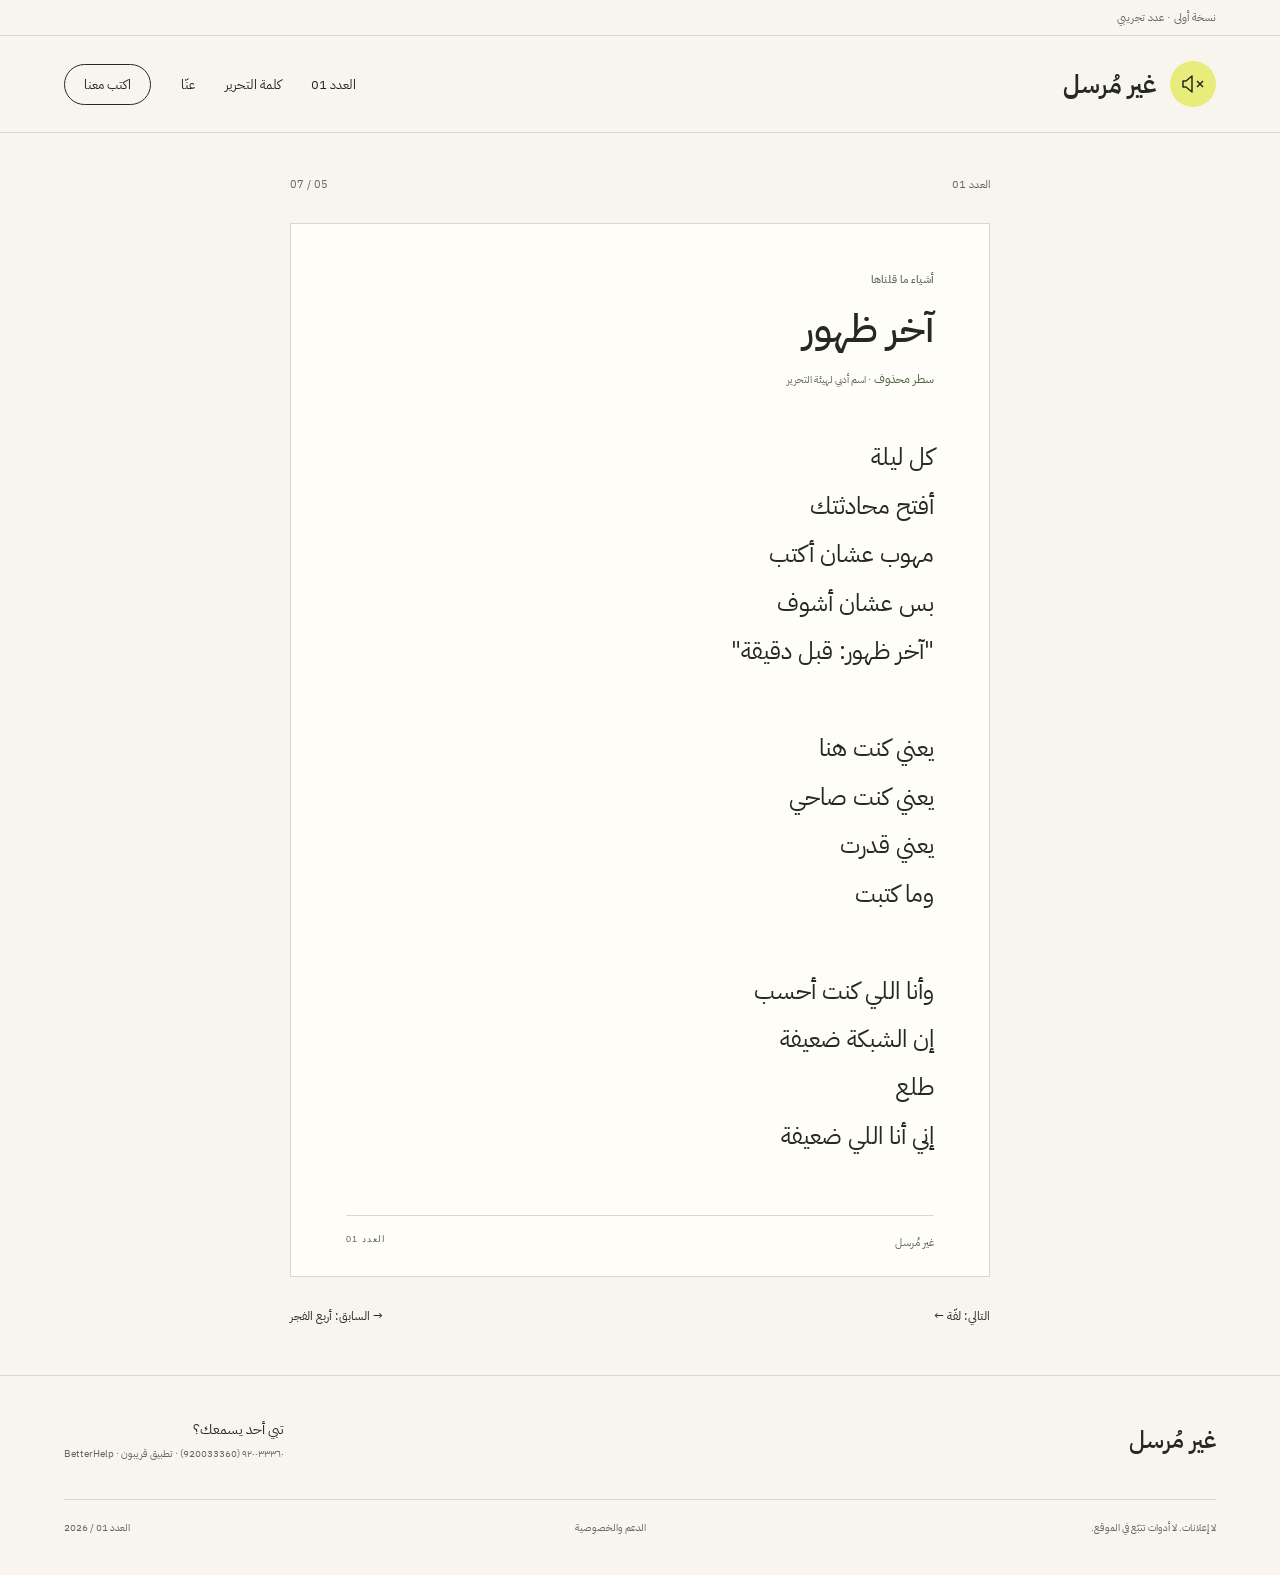
<file: last-seen.html>
<!DOCTYPE html>

<html dir="rtl" lang="ar"><head><meta charset="utf-8"/><meta content="width=device-width,initial-scale=1" name="viewport"/><meta content="noindex,nofollow" name="robots"/><meta content="غير مُرسل. مجلة شعر عربية للكلام الذي لم يجد مكانًا. العدد الأول: أشياء ما قلناها." name="description"/><meta content="#f8f5ee" name="theme-color"/><meta content="no-referrer" name="referrer"/><title>آخر ظهور — غير مُرسل</title><link href="assets/favicon.svg" rel="icon" type="image/svg+xml"/><link href="assets/fonts.css" rel="stylesheet"/><link href="assets/style.css" rel="stylesheet"/></head><body><a class="skip" href="#main">إلى المحتوى</a><div class="pilot"><span>نسخة أولى · عدد تجريبي</span></div><header class="masthead"><a aria-label="غير مُرسل — الرئيسية" class="brand" href="index.html"><svg aria-hidden="true" fill="none" height="24" viewbox="0 0 24 24" width="24"><path d="M11 4 5 9H2v6h3l6 5V4Z" stroke="currentColor" stroke-linejoin="round" stroke-width="1.5"></path><path d="m16 9 6 6m0-6-6 6" stroke="currentColor" stroke-width="1.5"></path></svg><span>غير مُرسل</span></a><nav aria-label="التنقل الرئيسي"><a href="index.html">العدد 01</a><a href="editorial.html">كلمة التحرير</a><a href="about.html">عنّا</a><a href="submit.html">اكتب معنا</a></nav></header><main id="main"><article class="poem-page"><div class="poem-kicker"><a href="index.html#issue">العدد 01</a><span>05 / 07</span></div><div class="poem-paper"><div class="poem-title"><span class="micro">أشياء ما قلناها</span><h1>آخر ظهور</h1><p class="signature">سطر محذوف <span>· اسم أدبي لهيئة التحرير</span></p></div><div class="poem-body">كل ليلة
أفتح محادثتك
مهوب عشان أكتب
بس عشان أشوف
"آخر ظهور: قبل دقيقة"

يعني كنت هنا
يعني كنت صاحي
يعني قدرت
وما كتبت

وأنا اللي كنت أحسب
إن الشبكة ضعيفة
طلع
إني أنا اللي ضعيفة</div><div class="paper-bottom"><span>غير مُرسل</span><span dir="ltr">العدد 01</span></div></div><nav aria-label="قصائد أخرى" class="poem-nav"><a href="a-drive.html">التالي: لفّة ←</a><a href="4am.html">→ السابق: أربع الفجر</a></nav></article></main><footer><div class="footer-top"><a class="footer-brand" href="index.html">غير مُرسل</a><div class="resource">تبي أحد يسمعك؟<small><a href="tel:+966920033360">٩٢٠٠٣٣٣٦٠ <span dir="ltr">(920033360)</span></a> · <a href="https://my.gov.sa/ar/services/116567" rel="noreferrer">تطبيق قريبون</a> · <a href="https://www.betterhelp.com/" rel="noreferrer">BetterHelp</a></small></div></div><div class="footer-bottom"><span>لا إعلانات. لا أدوات تتبّع في الموقع.</span><a href="resources.html">الدعم والخصوصية</a><span>العدد 01 / 2026</span></div></footer></body></html>
</file>
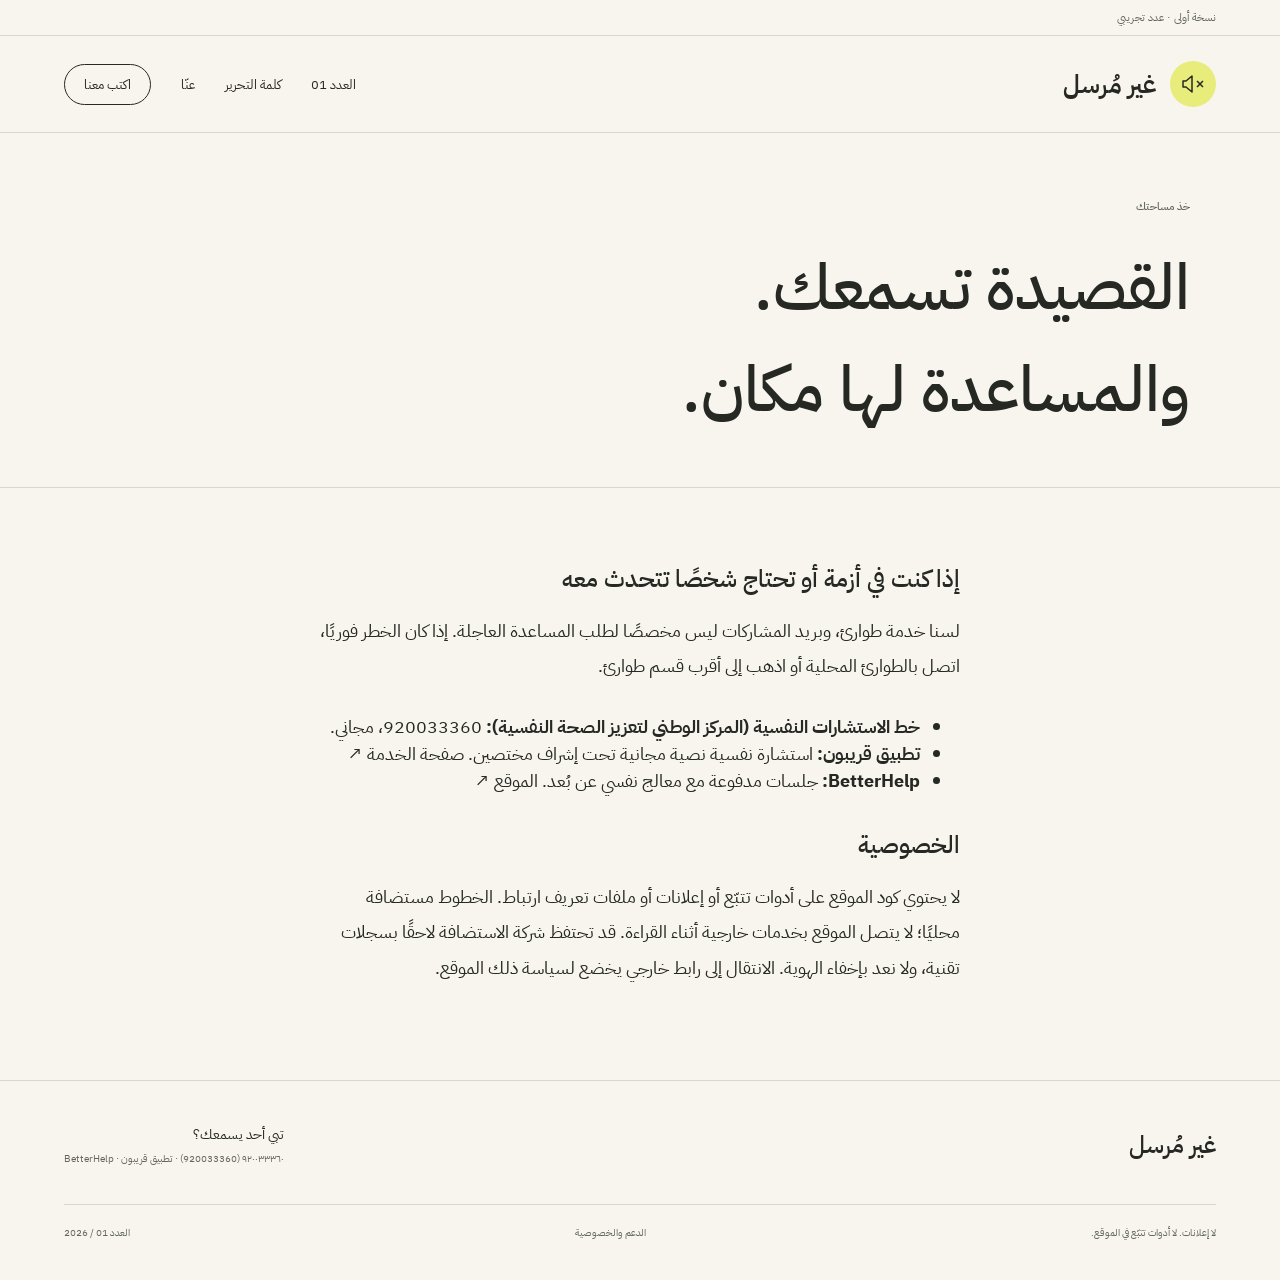
<file: resources.html>
<!DOCTYPE html>
<html dir="rtl" lang="ar"><head><meta charset="utf-8"/><meta content="width=device-width,initial-scale=1" name="viewport"/><meta content="noindex,nofollow" name="robots"/><meta content="غير مُرسل. مجلة شعر عربية للكلام الذي لم يجد مكانًا. العدد الأول: أشياء ما قلناها." name="description"/><meta content="#f8f5ee" name="theme-color"/><meta content="no-referrer" name="referrer"/><title>الدعم والخصوصية — غير مُرسل</title><link href="assets/favicon.svg" rel="icon" type="image/svg+xml"/><link href="assets/fonts.css" rel="stylesheet"/><link href="assets/style.css" rel="stylesheet"/></head><body><a class="skip" href="#main">إلى المحتوى</a><div class="pilot"><span>نسخة أولى · عدد تجريبي</span></div><header class="masthead"><a aria-label="غير مُرسل — الرئيسية" class="brand" href="index.html"><svg aria-hidden="true" fill="none" height="24" viewbox="0 0 24 24" width="24"><path d="M11 4 5 9H2v6h3l6 5V4Z" stroke="currentColor" stroke-linejoin="round" stroke-width="1.5"></path><path d="m16 9 6 6m0-6-6 6" stroke="currentColor" stroke-width="1.5"></path></svg><span>غير مُرسل</span></a><nav aria-label="التنقل الرئيسي"><a href="index.html">العدد 01</a><a href="editorial.html">كلمة التحرير</a><a href="about.html">عنّا</a><a href="submit.html">اكتب معنا</a></nav></header><main id="main"><section class="page-heading"><span class="eyebrow">خذ مساحتك</span><h1>القصيدة تسمعك.<br/>والمساعدة لها مكان.</h1></section><article class="reading"><h2>إذا كنت في أزمة أو تحتاج شخصًا تتحدث معه</h2><p>لسنا خدمة طوارئ، وبريد المشاركات ليس مخصصًا لطلب المساعدة العاجلة. إذا كان الخطر فوريًا، اتصل بالطوارئ المحلية أو اذهب إلى أقرب قسم طوارئ.</p><ul><li><strong>خط الاستشارات النفسية (المركز الوطني لتعزيز الصحة النفسية):</strong> <a href="tel:+966920033360">920033360</a>، مجاني.</li><li><strong>تطبيق قريبون:</strong> استشارة نفسية نصية مجانية تحت إشراف مختصين. <a href="https://my.gov.sa/ar/services/116567" rel="noreferrer">صفحة الخدمة ↗</a></li><li><strong>BetterHelp:</strong> جلسات مدفوعة مع معالج نفسي عن بُعد. <a href="https://www.betterhelp.com/" rel="noreferrer">الموقع ↗</a></li></ul><h2>الخصوصية</h2><p>لا يحتوي كود الموقع على أدوات تتبّع أو إعلانات أو ملفات تعريف ارتباط. الخطوط مستضافة محليًا؛ لا يتصل الموقع بخدمات خارجية أثناء القراءة. قد تحتفظ شركة الاستضافة لاحقًا بسجلات تقنية، ولا نعد بإخفاء الهوية. الانتقال إلى رابط خارجي يخضع لسياسة ذلك الموقع.</p></article></main><footer><div class="footer-top"><a class="footer-brand" href="index.html">غير مُرسل</a><div class="resource">تبي أحد يسمعك؟<small><a href="tel:+966920033360">٩٢٠٠٣٣٣٦٠ <span dir="ltr">(920033360)</span></a> · <a href="https://my.gov.sa/ar/services/116567" rel="noreferrer">تطبيق قريبون</a> · <a href="https://www.betterhelp.com/" rel="noreferrer">BetterHelp</a></small></div></div><div class="footer-bottom"><span>لا إعلانات. لا أدوات تتبّع في الموقع.</span><a href="resources.html">الدعم والخصوصية</a><span>العدد 01 / 2026</span></div></footer></body></html>
</file>
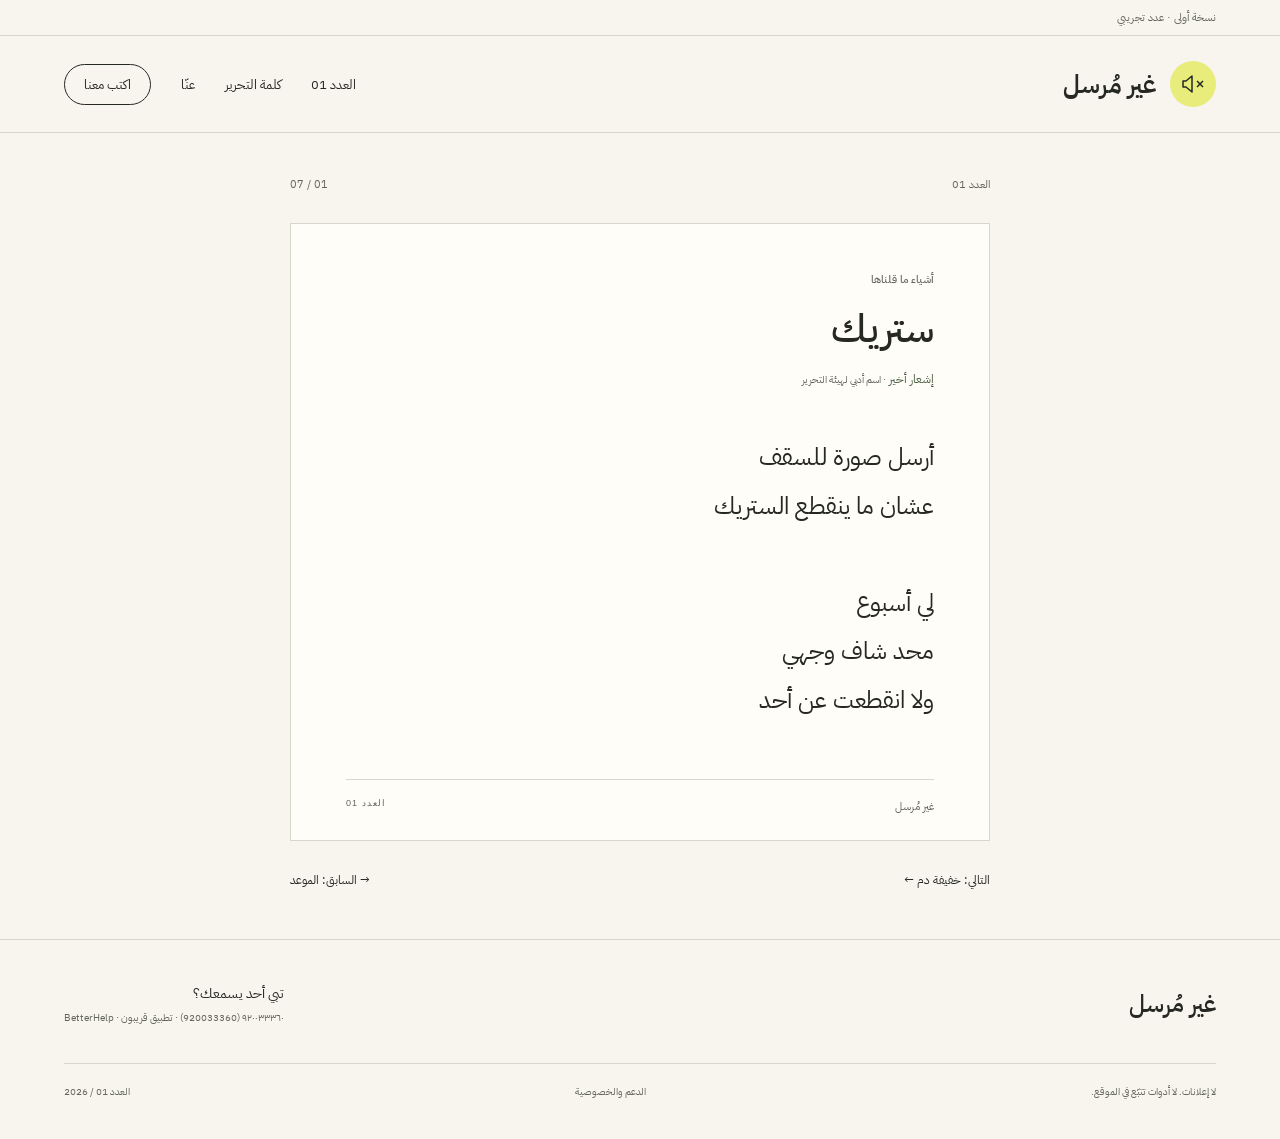
<file: streak.html>
<!DOCTYPE html>

<html dir="rtl" lang="ar"><head><meta charset="utf-8"/><meta content="width=device-width,initial-scale=1" name="viewport"/><meta content="noindex,nofollow" name="robots"/><meta content="غير مُرسل. مجلة شعر عربية للكلام الذي لم يجد مكانًا. العدد الأول: أشياء ما قلناها." name="description"/><meta content="#f8f5ee" name="theme-color"/><meta content="no-referrer" name="referrer"/><title>ستريك — غير مُرسل</title><link href="assets/favicon.svg" rel="icon" type="image/svg+xml"/><link href="assets/fonts.css" rel="stylesheet"/><link href="assets/style.css" rel="stylesheet"/></head><body><a class="skip" href="#main">إلى المحتوى</a><div class="pilot"><span>نسخة أولى · عدد تجريبي</span></div><header class="masthead"><a aria-label="غير مُرسل — الرئيسية" class="brand" href="index.html"><svg aria-hidden="true" fill="none" height="24" viewbox="0 0 24 24" width="24"><path d="M11 4 5 9H2v6h3l6 5V4Z" stroke="currentColor" stroke-linejoin="round" stroke-width="1.5"></path><path d="m16 9 6 6m0-6-6 6" stroke="currentColor" stroke-width="1.5"></path></svg><span>غير مُرسل</span></a><nav aria-label="التنقل الرئيسي"><a href="index.html">العدد 01</a><a href="editorial.html">كلمة التحرير</a><a href="about.html">عنّا</a><a href="submit.html">اكتب معنا</a></nav></header><main id="main"><article class="poem-page"><div class="poem-kicker"><a href="index.html#issue">العدد 01</a><span>01 / 07</span></div><div class="poem-paper"><div class="poem-title"><span class="micro">أشياء ما قلناها</span><h1>ستريك</h1><p class="signature">إشعار أخير <span>· اسم أدبي لهيئة التحرير</span></p></div><div class="poem-body">أرسل صورة للسقف
عشان ما ينقطع الستريك

لي أسبوع
محد شاف وجهي
ولا انقطعت عن أحد</div><div class="paper-bottom"><span>غير مُرسل</span><span dir="ltr">العدد 01</span></div></div><nav aria-label="قصائد أخرى" class="poem-nav"><a href="the-funny-one.html">التالي: خفيفة دم ←</a><a href="the-appointment.html">→ السابق: الموعد</a></nav></article></main><footer><div class="footer-top"><a class="footer-brand" href="index.html">غير مُرسل</a><div class="resource">تبي أحد يسمعك؟<small><a href="tel:+966920033360">٩٢٠٠٣٣٣٦٠ <span dir="ltr">(920033360)</span></a> · <a href="https://my.gov.sa/ar/services/116567" rel="noreferrer">تطبيق قريبون</a> · <a href="https://www.betterhelp.com/" rel="noreferrer">BetterHelp</a></small></div></div><div class="footer-bottom"><span>لا إعلانات. لا أدوات تتبّع في الموقع.</span><a href="resources.html">الدعم والخصوصية</a><span>العدد 01 / 2026</span></div></footer></body></html>
</file>
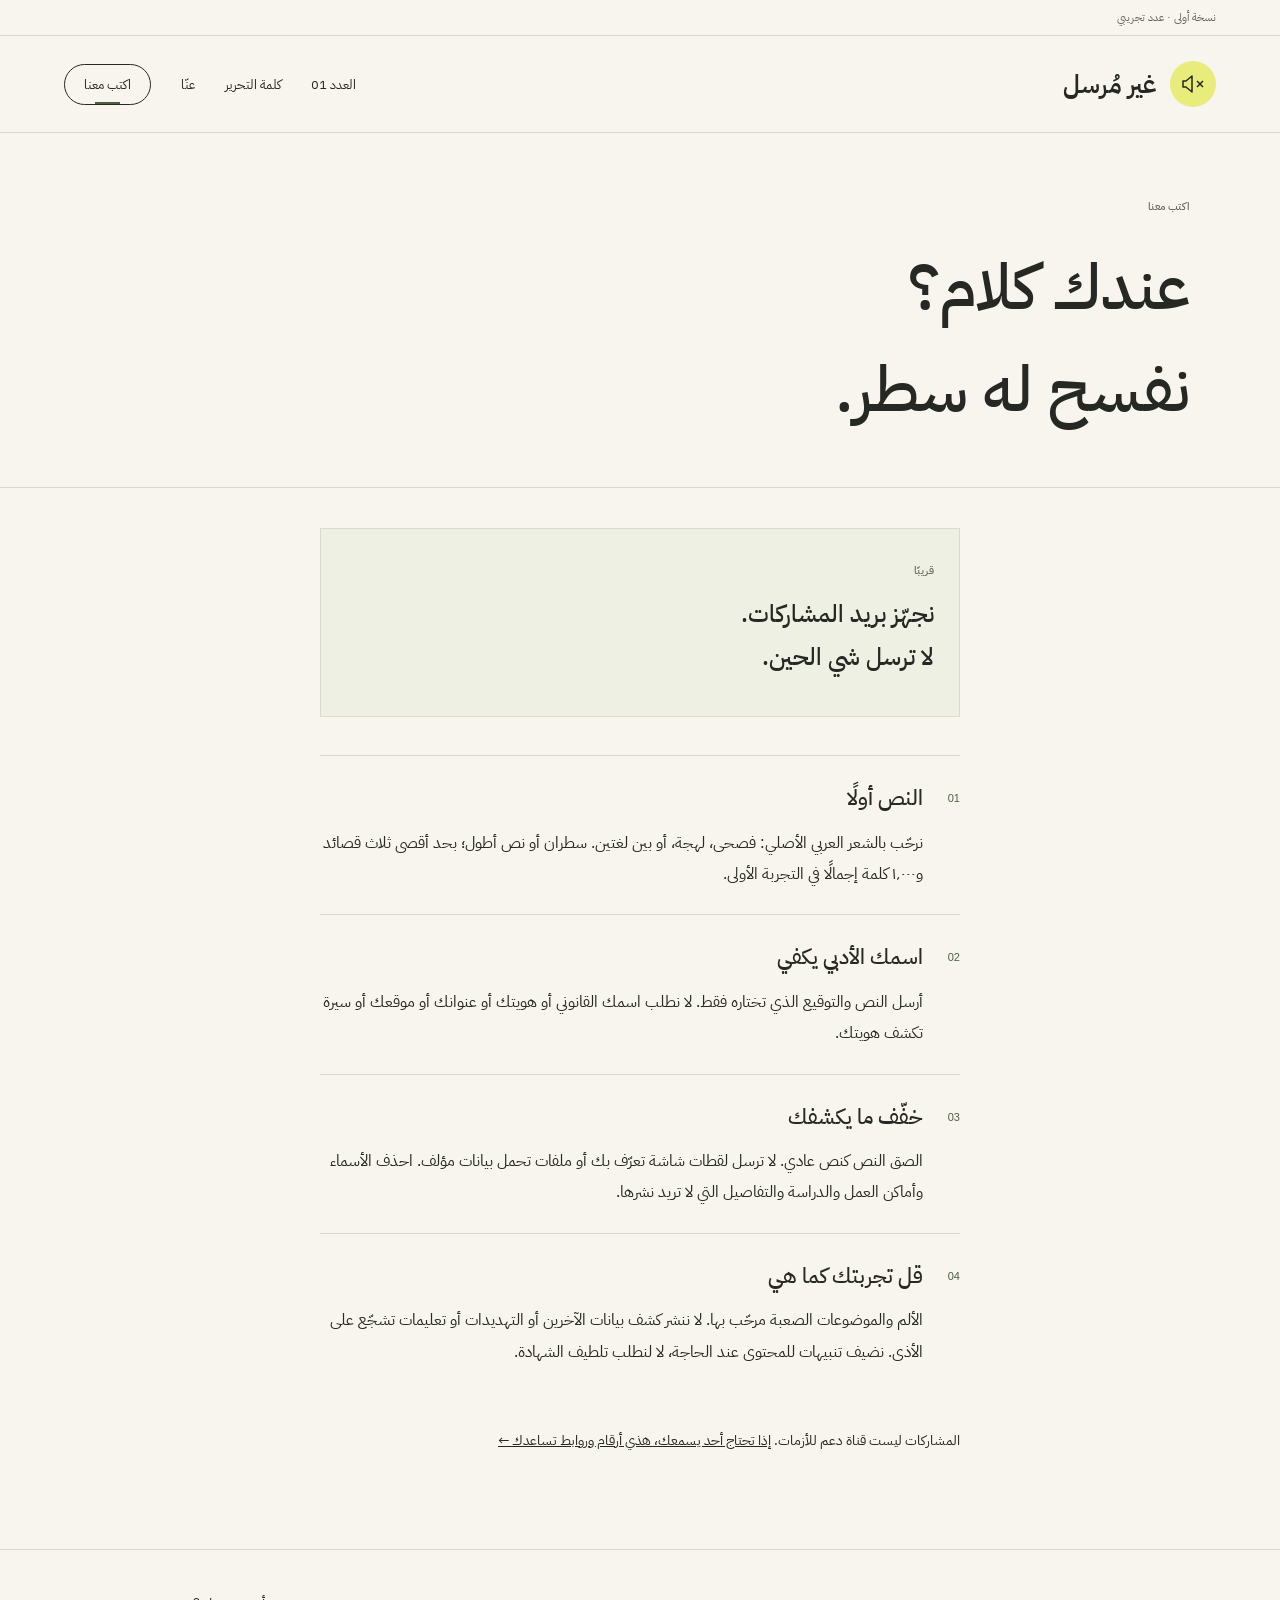
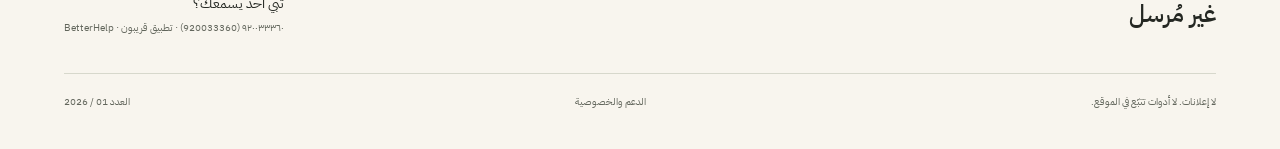
<file: submit.html>
<!DOCTYPE html>
<html dir="rtl" lang="ar"><head><meta charset="utf-8"/><meta content="width=device-width,initial-scale=1" name="viewport"/><meta content="noindex,nofollow" name="robots"/><meta content="غير مُرسل. مجلة شعر عربية للكلام الذي لم يجد مكانًا. العدد الأول: أشياء ما قلناها." name="description"/><meta content="#f8f5ee" name="theme-color"/><meta content="no-referrer" name="referrer"/><title>اكتب معنا — غير مُرسل</title><link href="assets/favicon.svg" rel="icon" type="image/svg+xml"/><link href="assets/fonts.css" rel="stylesheet"/><link href="assets/style.css" rel="stylesheet"/></head><body><a class="skip" href="#main">إلى المحتوى</a><div class="pilot"><span>نسخة أولى · عدد تجريبي</span></div><header class="masthead"><a aria-label="غير مُرسل — الرئيسية" class="brand" href="index.html"><svg aria-hidden="true" fill="none" height="24" viewbox="0 0 24 24" width="24"><path d="M11 4 5 9H2v6h3l6 5V4Z" stroke="currentColor" stroke-linejoin="round" stroke-width="1.5"></path><path d="m16 9 6 6m0-6-6 6" stroke="currentColor" stroke-width="1.5"></path></svg><span>غير مُرسل</span></a><nav aria-label="التنقل الرئيسي"><a href="index.html">العدد 01</a><a href="editorial.html">كلمة التحرير</a><a href="about.html">عنّا</a><a aria-current="page" href="submit.html">اكتب معنا</a></nav></header><main id="main"><section class="page-heading"><span class="eyebrow">اكتب معنا</span><h1>عندك كلام؟<br/>نفسح له سطر.</h1></section><article class="reading"><aside class="inbox-status"><span class="micro">قريبًا</span><h2>نجهّز بريد المشاركات.<br/>لا ترسل شي الحين.</h2></aside><section class="guideline"><span class="guide-no">01</span><div><h2>النص أولًا</h2><p>نرحّب بالشعر العربي الأصلي: فصحى، لهجة، أو بين لغتين. سطران أو نص أطول؛ بحد أقصى ثلاث قصائد و١٬٠٠٠ كلمة إجمالًا في التجربة الأولى.</p></div></section><section class="guideline"><span class="guide-no">02</span><div><h2>اسمك الأدبي يكفي</h2><p>أرسل النص والتوقيع الذي تختاره فقط. لا نطلب اسمك القانوني أو هويتك أو عنوانك أو موقعك أو سيرة تكشف هويتك.</p></div></section><section class="guideline"><span class="guide-no">03</span><div><h2>خفّف ما يكشفك</h2><p>الصق النص كنص عادي. لا ترسل لقطات شاشة تعرّف بك أو ملفات تحمل بيانات مؤلف. احذف الأسماء وأماكن العمل والدراسة والتفاصيل التي لا تريد نشرها.</p></div></section><section class="guideline"><span class="guide-no">04</span><div><h2>قل تجربتك كما هي</h2><p>الألم والموضوعات الصعبة مرحّب بها. لا ننشر كشف بيانات الآخرين أو التهديدات أو تعليمات تشجّع على الأذى. نضيف تنبيهات للمحتوى عند الحاجة، لا لنطلب تلطيف الشهادة.</p></div></section><p class="care-note">المشاركات ليست قناة دعم للأزمات. <a href="resources.html">إذا تحتاج أحد يسمعك، هذي أرقام وروابط تساعدك ←</a></p></article></main><footer><div class="footer-top"><a class="footer-brand" href="index.html">غير مُرسل</a><div class="resource">تبي أحد يسمعك؟<small><a href="tel:+966920033360">٩٢٠٠٣٣٣٦٠ <span dir="ltr">(920033360)</span></a> · <a href="https://my.gov.sa/ar/services/116567" rel="noreferrer">تطبيق قريبون</a> · <a href="https://www.betterhelp.com/" rel="noreferrer">BetterHelp</a></small></div></div><div class="footer-bottom"><span>لا إعلانات. لا أدوات تتبّع في الموقع.</span><a href="resources.html">الدعم والخصوصية</a><span>العدد 01 / 2026</span></div></footer></body></html>
</file>
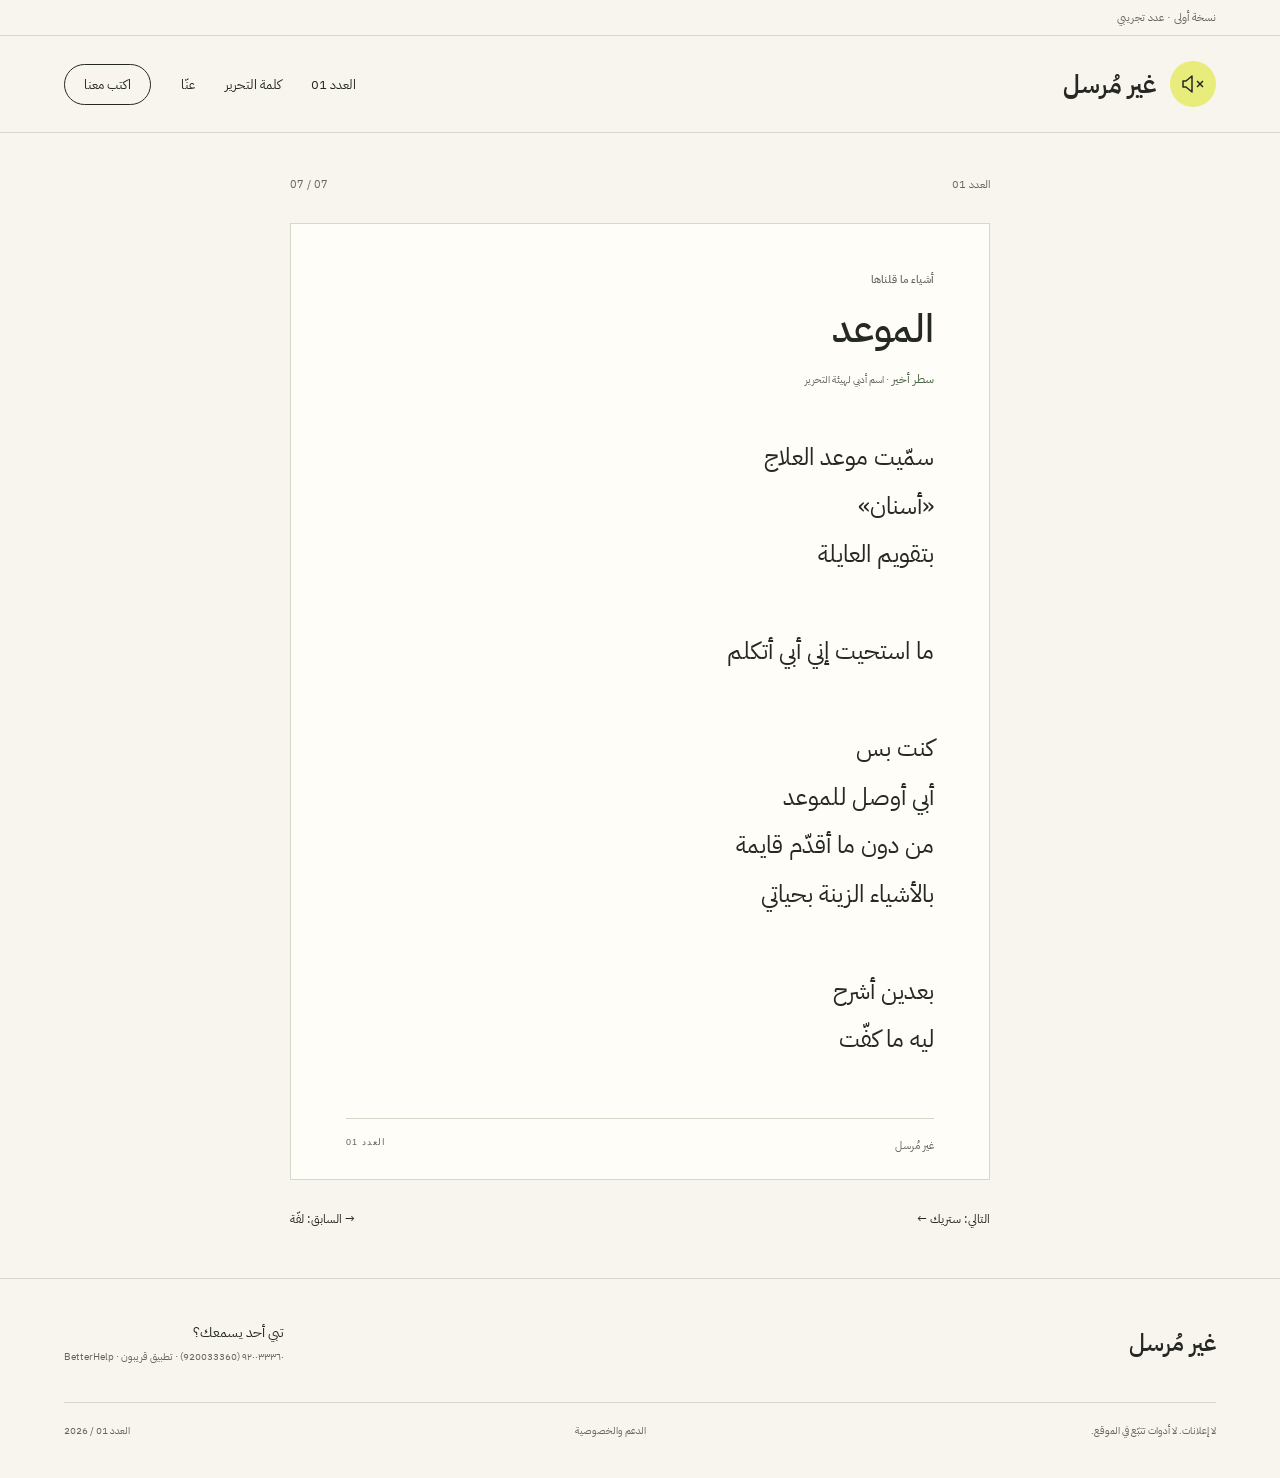
<file: the-appointment.html>
<!DOCTYPE html>

<html dir="rtl" lang="ar"><head><meta charset="utf-8"/><meta content="width=device-width,initial-scale=1" name="viewport"/><meta content="noindex,nofollow" name="robots"/><meta content="غير مُرسل. مجلة شعر عربية للكلام الذي لم يجد مكانًا. العدد الأول: أشياء ما قلناها." name="description"/><meta content="#f8f5ee" name="theme-color"/><meta content="no-referrer" name="referrer"/><title>الموعد — غير مُرسل</title><link href="assets/favicon.svg" rel="icon" type="image/svg+xml"/><link href="assets/fonts.css" rel="stylesheet"/><link href="assets/style.css" rel="stylesheet"/></head><body><a class="skip" href="#main">إلى المحتوى</a><div class="pilot"><span>نسخة أولى · عدد تجريبي</span></div><header class="masthead"><a aria-label="غير مُرسل — الرئيسية" class="brand" href="index.html"><svg aria-hidden="true" fill="none" height="24" viewbox="0 0 24 24" width="24"><path d="M11 4 5 9H2v6h3l6 5V4Z" stroke="currentColor" stroke-linejoin="round" stroke-width="1.5"></path><path d="m16 9 6 6m0-6-6 6" stroke="currentColor" stroke-width="1.5"></path></svg><span>غير مُرسل</span></a><nav aria-label="التنقل الرئيسي"><a href="index.html">العدد 01</a><a href="editorial.html">كلمة التحرير</a><a href="about.html">عنّا</a><a href="submit.html">اكتب معنا</a></nav></header><main id="main"><article class="poem-page"><div class="poem-kicker"><a href="index.html#issue">العدد 01</a><span>07 / 07</span></div><div class="poem-paper"><div class="poem-title"><span class="micro">أشياء ما قلناها</span><h1>الموعد</h1><p class="signature">سطر أخير <span>· اسم أدبي لهيئة التحرير</span></p></div><div class="poem-body">سمّيت موعد العلاج
«أسنان»
بتقويم العايلة

ما استحيت إني أبي أتكلم

كنت بس
أبي أوصل للموعد
من دون ما أقدّم قايمة
بالأشياء الزينة بحياتي

بعدين أشرح
ليه ما كفّت</div><div class="paper-bottom"><span>غير مُرسل</span><span dir="ltr">العدد 01</span></div></div><nav aria-label="قصائد أخرى" class="poem-nav"><a href="streak.html">التالي: ستريك ←</a><a href="a-drive.html">→ السابق: لفّة</a></nav></article></main><footer><div class="footer-top"><a class="footer-brand" href="index.html">غير مُرسل</a><div class="resource">تبي أحد يسمعك؟<small><a href="tel:+966920033360">٩٢٠٠٣٣٣٦٠ <span dir="ltr">(920033360)</span></a> · <a href="https://my.gov.sa/ar/services/116567" rel="noreferrer">تطبيق قريبون</a> · <a href="https://www.betterhelp.com/" rel="noreferrer">BetterHelp</a></small></div></div><div class="footer-bottom"><span>لا إعلانات. لا أدوات تتبّع في الموقع.</span><a href="resources.html">الدعم والخصوصية</a><span>العدد 01 / 2026</span></div></footer></body></html>
</file>
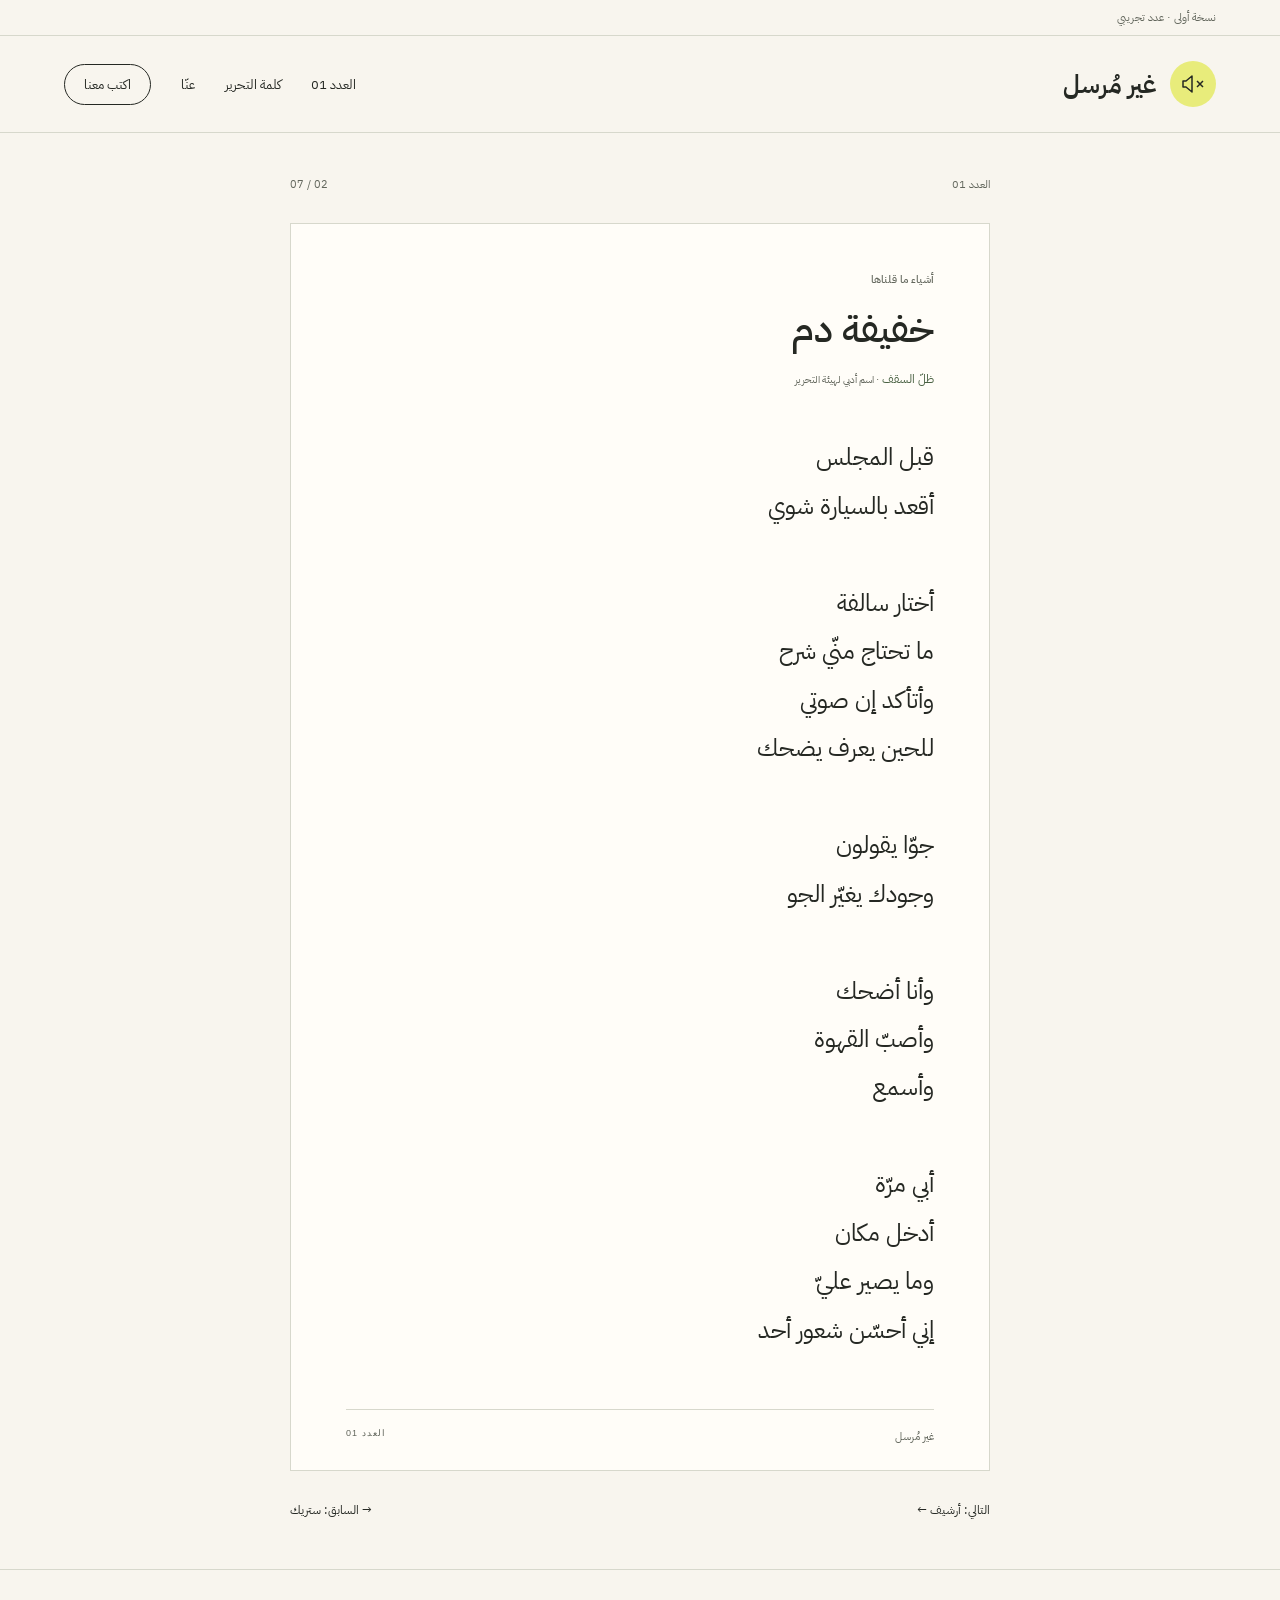
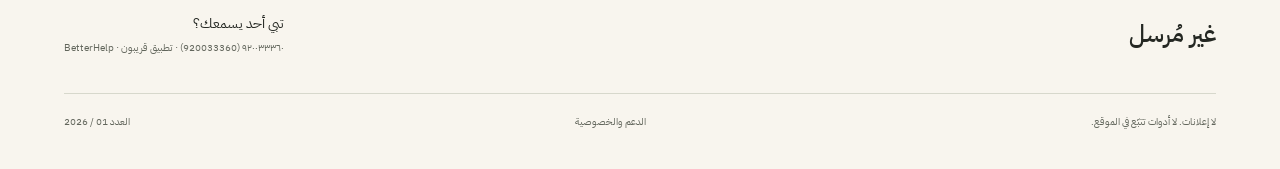
<file: the-funny-one.html>
<!DOCTYPE html>

<html dir="rtl" lang="ar"><head><meta charset="utf-8"/><meta content="width=device-width,initial-scale=1" name="viewport"/><meta content="noindex,nofollow" name="robots"/><meta content="غير مُرسل. مجلة شعر عربية للكلام الذي لم يجد مكانًا. العدد الأول: أشياء ما قلناها." name="description"/><meta content="#f8f5ee" name="theme-color"/><meta content="no-referrer" name="referrer"/><title>خفيفة دم — غير مُرسل</title><link href="assets/favicon.svg" rel="icon" type="image/svg+xml"/><link href="assets/fonts.css" rel="stylesheet"/><link href="assets/style.css" rel="stylesheet"/></head><body><a class="skip" href="#main">إلى المحتوى</a><div class="pilot"><span>نسخة أولى · عدد تجريبي</span></div><header class="masthead"><a aria-label="غير مُرسل — الرئيسية" class="brand" href="index.html"><svg aria-hidden="true" fill="none" height="24" viewbox="0 0 24 24" width="24"><path d="M11 4 5 9H2v6h3l6 5V4Z" stroke="currentColor" stroke-linejoin="round" stroke-width="1.5"></path><path d="m16 9 6 6m0-6-6 6" stroke="currentColor" stroke-width="1.5"></path></svg><span>غير مُرسل</span></a><nav aria-label="التنقل الرئيسي"><a href="index.html">العدد 01</a><a href="editorial.html">كلمة التحرير</a><a href="about.html">عنّا</a><a href="submit.html">اكتب معنا</a></nav></header><main id="main"><article class="poem-page"><div class="poem-kicker"><a href="index.html#issue">العدد 01</a><span>02 / 07</span></div><div class="poem-paper"><div class="poem-title"><span class="micro">أشياء ما قلناها</span><h1>خفيفة دم</h1><p class="signature">ظلّ السقف <span>· اسم أدبي لهيئة التحرير</span></p></div><div class="poem-body">قبل المجلس
أقعد بالسيارة شوي

أختار سالفة
ما تحتاج منّي شرح
وأتأكد إن صوتي
للحين يعرف يضحك

جوّا يقولون
وجودك يغيّر الجو

وأنا أضحك
وأصبّ القهوة
وأسمع

أبي مرّة
أدخل مكان
وما يصير عليّ
إني أحسّن شعور أحد</div><div class="paper-bottom"><span>غير مُرسل</span><span dir="ltr">العدد 01</span></div></div><nav aria-label="قصائد أخرى" class="poem-nav"><a href="archive.html">التالي: أرشيف ←</a><a href="streak.html">→ السابق: ستريك</a></nav></article></main><footer><div class="footer-top"><a class="footer-brand" href="index.html">غير مُرسل</a><div class="resource">تبي أحد يسمعك؟<small><a href="tel:+966920033360">٩٢٠٠٣٣٣٦٠ <span dir="ltr">(920033360)</span></a> · <a href="https://my.gov.sa/ar/services/116567" rel="noreferrer">تطبيق قريبون</a> · <a href="https://www.betterhelp.com/" rel="noreferrer">BetterHelp</a></small></div></div><div class="footer-bottom"><span>لا إعلانات. لا أدوات تتبّع في الموقع.</span><a href="resources.html">الدعم والخصوصية</a><span>العدد 01 / 2026</span></div></footer></body></html>
</file>
<file: assets/fonts.css>
@font-face {
  font-family: 'IBM Plex Sans Arabic';
  font-style: normal;
  font-weight: 400;
  font-display: swap;
  src: url(plex-arabic-0.ttf) format('truetype');
}
@font-face {
  font-family: 'IBM Plex Sans Arabic';
  font-style: normal;
  font-weight: 500;
  font-display: swap;
  src: url(plex-arabic-1.ttf) format('truetype');
}
@font-face {
  font-family: 'IBM Plex Sans Arabic';
  font-style: normal;
  font-weight: 600;
  font-display: swap;
  src: url(plex-arabic-2.ttf) format('truetype');
}
@font-face {
  font-family: 'IBM Plex Sans Arabic';
  font-style: normal;
  font-weight: 700;
  font-display: swap;
  src: url(plex-arabic-3.ttf) format('truetype');
}
</file>
<file: assets/style.css>
:root{--paper:#f8f5ee;--ink:#252823;--olive:#496143;--lime:#e8ec7b;--muted:#62665c;--line:#d7d8cc}*{box-sizing:border-box}html{scroll-behavior:smooth;scroll-padding-top:25px}body{margin:0;background:var(--paper);color:var(--ink);font-family:'IBM Plex Sans Arabic',Tahoma,sans-serif;-webkit-font-smoothing:antialiased}a{color:inherit;text-decoration:none}a:focus-visible,summary:focus-visible{outline:3px solid var(--olive);outline-offset:5px}a,summary{-webkit-tap-highlight-color:transparent}a:hover{text-decoration:none}p{line-height:1.95}button,summary{font:inherit}.skip{position:absolute;top:-80px;right:20px;background:var(--lime);padding:12px;z-index:10}.skip:focus{top:10px}.pilot{padding:9px max(5vw,20px);display:flex;justify-content:space-between;gap:15px;border-bottom:1px solid var(--line);font-size:11px;color:var(--muted)}.pilot [lang=en]{font-family:Arial,sans-serif;letter-spacing:1.8px;font-size:10px;padding-top:4px}.masthead{margin:0 auto;max-width:1440px;padding:25px 5vw;display:flex;align-items:center;justify-content:space-between;gap:30px;border-bottom:1px solid var(--line)}.brand{display:flex;align-items:center;gap:13px;font-size:25px;font-weight:600;line-height:1.4}.brand>svg{border-radius:50%;background:var(--lime);width:46px;height:46px;padding:11px}.brand-en{display:block;font-family:Arial,sans-serif;font-size:9px;font-weight:400;letter-spacing:3px;direction:ltr;text-align:right;margin-top:4px}.masthead nav{display:flex;gap:30px;font-size:13px;align-items:center}.masthead nav a{padding:10px 0;position:relative}.masthead nav a:last-child{border:1px solid var(--ink);padding:10px 19px;border-radius:30px}.masthead nav a[aria-current=page]:after{content:'';position:absolute;bottom:0;left:35%;right:35%;border-bottom:2px solid var(--olive)}main{max-width:1440px;margin:auto}.hero{display:grid;grid-template-columns:1.1fr 1fr;align-items:center;gap:7vw;padding:65px 7vw 75px}.eyebrow,.micro{font-size:11px;color:var(--muted);font-weight:500}.eyebrow{display:flex;align-items:center;gap:9px}.eyebrow i{background:var(--olive);width:7px;height:7px;border-radius:50%}.hero h1{font-size:clamp(72px,8vw,116px);font-weight:500;line-height:1.38;letter-spacing:-4px;margin:19px 0 18px}.highlight{position:relative;z-index:0;display:inline-block}.highlight:after{content:'';position:absolute;inset:52% -10px 13% -7px;background:var(--lime);z-index:-1;transform:rotate(-3deg)}.hero-sub{font-size:17px;color:var(--muted);line-height:1.9}.actions{display:flex;gap:28px;align-items:center;margin-top:30px}.button{display:inline-flex;align-items:center;justify-content:space-between;gap:35px;background:var(--olive);color:#fff;border-radius:3px;padding:13px 22px;font-size:14px;min-height:48px}.button:hover{background:#354b30}.text-link{font-size:13px;display:inline-block;padding:10px 0;border-bottom:1px solid var(--ink)}.hero-art{background:#eaece2;border:1px solid #d9ddce;padding:22px 28px 17px;transform:rotate(2deg);position:relative;max-width:450px;width:100%;justify-self:center;margin-top:18px}.orbit{display:flex;justify-content:space-between;align-items:center;color:var(--olive)}.orbit span{font:9px Arial,sans-serif;letter-spacing:1.5px}.fragment{padding:40px 12px 45px;min-height:270px;display:flex;flex-direction:column;justify-content:center}.fragment p{font-size:27px;font-weight:400;line-height:1.95;margin:22px 0 25px}.fragment a{font-size:12px}.fragment a span{color:var(--muted)}.art-caption{display:flex;justify-content:space-between;font-size:10px;border-top:1px solid #cbd0bf;padding-top:16px}.editorial-teaser{padding:38px 7vw;display:grid;grid-template-columns:1fr 3fr;gap:30px;border-top:1px solid var(--line);border-bottom:1px solid var(--line)}.editorial-teaser h2{font-size:26px;line-height:1.8;font-weight:400;margin:0 0 8px}.issue{padding:65px 7vw}.section-head{display:flex;justify-content:space-between;align-items:end;margin-bottom:35px}.section-head h2{font-weight:500;font-size:36px;margin:8px 0 0}.section-head p{font-size:12px;color:var(--muted);margin:0}.poem-grid{display:grid;grid-template-columns:repeat(3,1fr);gap:18px}.poem-card{border:1px solid var(--line);background:#fffdf8;display:flex;flex-direction:column;padding:24px 25px;min-height:345px;transition:background .2s,border-color .2s}.poem-card:hover{background:#eef0df;border-color:var(--olive)}.card-0{background:#edf0e5}.card-3{background:#f0efd9}.card-top{display:flex;justify-content:space-between}.poem-card h3{font-size:25px;font-weight:500;margin:25px 0 13px}.card-lines{white-space:pre-wrap;font-size:17px;line-height:1.9;flex:1}.card-bottom{border-top:1px solid var(--line);padding-top:16px;margin-top:30px;display:flex;justify-content:space-between;gap:10px;font-size:10px;color:var(--muted)}.disclosure{max-width:1040px;margin:35px auto 50px;padding:23px 28px;border-right:2px solid var(--olive);background:#eeeee5}.issue .disclosure{margin:32px 0 0}.disclosure p{font-size:12px;margin:9px 0;color:var(--muted)}.disclosure [lang=en]{font:12px/1.8 Arial,sans-serif}.invitation{background:var(--lime);padding:55px 7vw 65px;margin:5px 0 60px}.invitation h2{font-size:43px;line-height:1.6;font-weight:500;margin:10px 0}.invitation p{font-size:14px}.invitation .button{margin-top:10px}.page-heading{padding:65px 7vw 45px;border-bottom:1px solid var(--line)}.page-heading h1{font-size:clamp(35px,5vw,64px);line-height:1.6;font-weight:500;margin:22px 0 0}.reading{max-width:700px;padding:40px 30px 65px;margin:auto;font-size:18px}.reading h2{font-weight:500;font-size:24px;line-height:1.8;margin:30px 0 12px}.reading [lang=en]{font-family:Arial,sans-serif;font-size:16px;line-height:1.9;margin-top:30px}.reading p{margin:0 0 30px}.editorial-text p{margin-bottom:32px;line-height:2}.translation{border-top:1px solid var(--line);border-bottom:1px solid var(--line);margin-top:30px}.translation summary{cursor:pointer;list-style:none;display:flex;justify-content:space-between;align-items:center;direction:ltr;padding:19px 0;font-family:Arial,sans-serif;font-size:13px;min-height:52px}.translation summary::-webkit-details-marker{display:none}.translation summary span{font-size:20px}.translation[open] summary span{transform:rotate(45deg)}.translation>div{padding:20px 0 30px}.translation [lang=en]{font-family:Arial,sans-serif;font-size:16px;line-height:1.9}.translation h2{font-size:23px;font-weight:500}.poem-page{max-width:760px;margin:auto;padding:35px 30px 20px}.poem-kicker{display:flex;justify-content:space-between;color:var(--muted);font-size:11px;margin-bottom:22px}.poem-kicker a{padding:8px 0}.poem-kicker span{padding:8px 0}.poem-paper{background:#fffdf8;border:1px solid var(--line);padding:42px 55px 25px}.poem-title h1{font-size:39px;font-weight:500;margin:10px 0}.signature{font-size:12px;margin:0;color:var(--olive)}.signature span{color:var(--muted);font-size:10px}.poem-body{white-space:pre-wrap;font-size:24px;line-height:2.02;margin:42px 0 55px}.paper-bottom{border-top:1px solid var(--line);padding-top:18px;display:flex;justify-content:space-between;font-size:11px;color:var(--muted)}.paper-bottom [dir=ltr]{font:9px Arial,sans-serif;letter-spacing:1px}.english-poem{white-space:pre-wrap;font-size:18px;line-height:1.8}.poem-nav{display:flex;justify-content:space-between;gap:25px;padding:20px 0;font-size:12px}.poem-nav a{padding:10px 0}.inbox-status{background:#eef0e3;border:1px solid #d7ddca;padding:25px;margin:0 0 38px}.inbox-status h2{margin:12px 0}.inbox-status p{font-size:12px!important;margin:20px 0 0!important}.inbox-status code{font-size:19px;display:inline-block;margin-bottom:13px}.guideline{display:flex;gap:25px;border-top:1px solid var(--line);padding:24px 0}.guide-no{font:11px Arial,sans-serif;color:var(--olive);padding-top:12px}.guideline h2{margin:0 0 10px;font-size:21px}.guideline p{font-size:16px;margin:0}.translation li{padding-bottom:15px}.care-note{font-size:14px;margin-top:35px!important}.care-note a{text-decoration:underline}footer{max-width:1440px;margin:auto;padding:40px 5vw 20px;border-top:1px solid var(--line)}.footer-top{display:flex;justify-content:space-between;align-items:center;gap:30px;padding-bottom:35px}.footer-brand{font-size:24px;font-weight:500}.footer-brand span{display:block;font:11px Arial,sans-serif;color:var(--muted);margin-top:10px}.resource{font-size:14px;line-height:2}.resource small{display:block;color:var(--muted);font-size:10px}.footer-bottom{border-top:1px solid var(--line);padding:20px 0;display:flex;justify-content:space-between;gap:20px;font-size:10px;color:var(--muted)}@media(min-width:1440px){.hero{padding-inline:100px}.issue,.invitation,.editorial-teaser,.page-heading{padding-inline:100px}}@media(max-width:800px){.masthead{padding:20px;gap:20px;flex-wrap:wrap}.brand{font-size:23px}.masthead nav{width:100%;justify-content:space-between;gap:12px;font-size:11px}.masthead nav a:last-child{padding:8px 14px}.hero{padding:35px 25px 45px;gap:40px;grid-template-columns:1fr}.hero h1{font-size:78px;line-height:1.3;letter-spacing:-3px;margin-top:22px}.hero-sub{font-size:15px;margin-top:24px}.hero-art{max-width:470px;margin:10px 0 8px}.fragment{padding:26px 10px;min-height:235px}.fragment p{font-size:25px}.editorial-teaser{padding:30px 25px;grid-template-columns:1fr;gap:14px}.editorial-teaser h2{font-size:21px}.issue{padding:45px 25px}.section-head h2{font-size:29px}.section-head p{font-size:10px}.poem-grid{grid-template-columns:repeat(2,1fr);gap:12px}.poem-card{padding:20px;min-height:320px}.poem-card h3{font-size:23px}.card-lines{font-size:16px}.invitation{padding:40px 25px;margin-bottom:35px}.invitation h2{font-size:35px}.page-heading{padding:38px 25px 35px}.reading{padding:30px 25px 45px;font-size:17px}.disclosure{margin:20px 25px 35px;padding:20px}.poem-page{padding:22px 20px 10px}.poem-paper{padding:30px 27px 20px}.poem-title h1{font-size:33px}.signature span{display:block;margin-top:6px}.poem-body{font-size:22px;line-height:2;margin:35px 0 45px}.paper-bottom{font-size:10px}.footer-top{align-items:start}.footer-brand{font-size:21px}.resource{font-size:12px}.footer-bottom{flex-wrap:wrap;font-size:9px;gap:15px}.pilot [lang=en]{letter-spacing:1px;font-size:8px}.pilot{font-size:10px}.inbox-status{padding:20px}.inbox-status h2{font-size:22px}.guideline{gap:18px}.guideline p{font-size:15px}}@media(max-width:480px){.poem-grid{grid-template-columns:1fr}.poem-card{min-height:310px;padding:25px}.card-lines{font-size:20px}.section-head{gap:12px}.hero-art{padding:22px}.fragment p{font-size:23px}.actions{gap:23px}.button{font-size:13px;padding:12px 18px;gap:27px}.brand>svg{width:40px;height:40px;padding:9px}.brand-en{font-size:8px}.footer-brand span{font-size:9px}.poem-nav{font-size:10px;gap:10px}.paper-bottom [dir=ltr]{font-size:8px}.eyebrow,.micro{font-size:10px}}@media(prefers-reduced-motion:reduce){html{scroll-behavior:auto}*{transition:none!important}}
</file>
